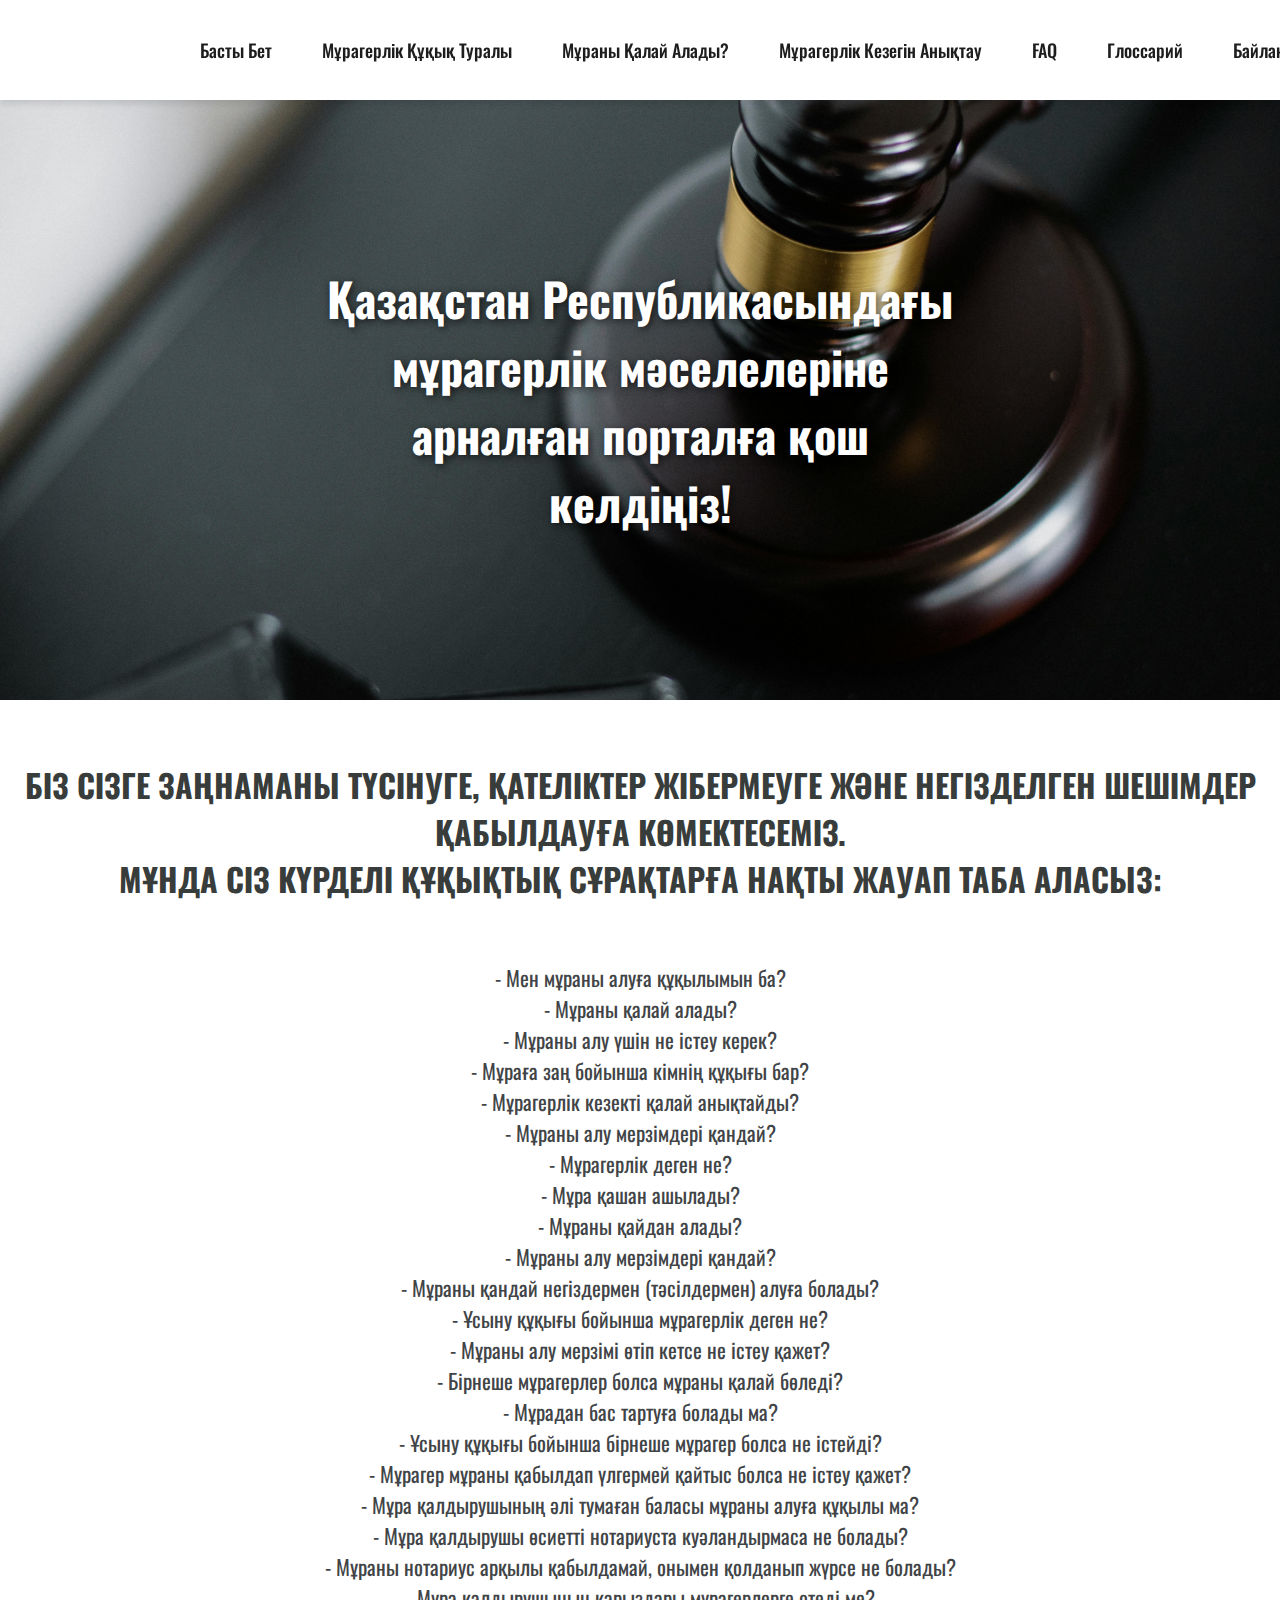
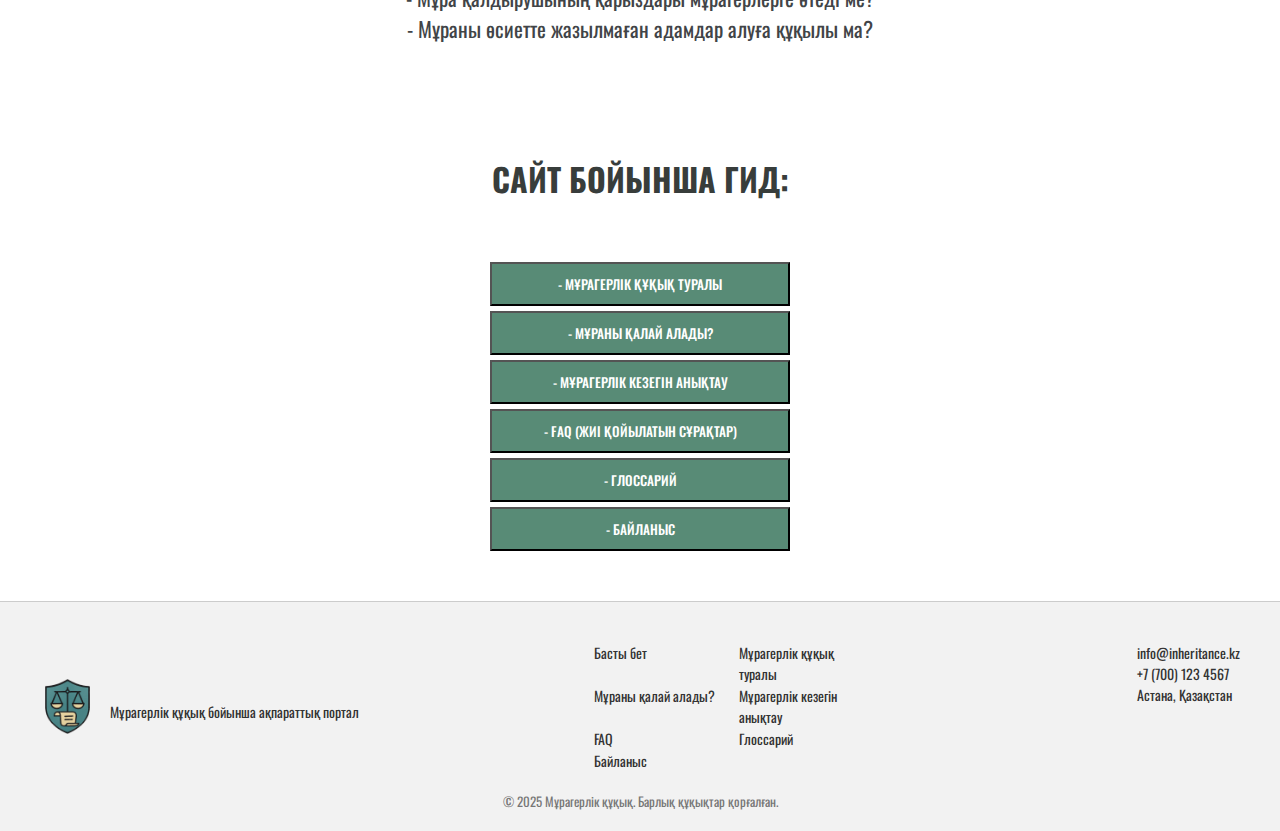
<file: index.html>
<!DOCTYPE html>
<html lang="en">
<head>
    <meta charset="UTF-8">
    <meta name="viewport" content="width=device-width, initial-scale=1.0">
    <link rel="stylesheet" href="style.css">
    <link rel="icon" href="images/logo.png" type="image/logo">
    <title>Мұрагерлік құқық | Басты бет </title>
</head>
<body>
    <header class="header">
        <div class="navbar">
            <a href="index.html"> <img src="images/logo.png" alt="logo"> </a>
            <ul>
                <li><a href="index.html">Басты&nbsp;бет</a></li>
                <li><a href="about.html">Мұрагерлік&nbsp;құқық&nbsp;туралы</a></li>
                <li><a href="howto.html">Мұраны&nbsp;қалай&nbsp;алады?</a></li>
                <li><a href="sequence.html">Мұрагерлік&nbsp;кезегін&nbsp;анықтау</a></li>
                <li><a href="faq.html">FAQ</a></li>
                <li><a href="glossary.html">Глоссарий</a></li>
                <li><a href="contact.html">Байланыс</a></li>
            </ul>
        </div>
        <div class="welcome-image-banner" style="margin-top: 100px;">
            <img src="images/backgorund.png" alt="Banner" class="banner-img" style="padding-left: 0;">
            <div class="banner-text">Қазақстан Республикасындағы мұрагерлік мәселелеріне арналған порталға қош келдіңіз!</div>
        </div>
        

        <div class="text">
            <h1>Біз сізге заңнаманы түсінуге, қателіктер жібермеуге және негізделген шешімдер қабылдауға көмектесеміз. <br> Мұнда сіз күрделі құқықтық сұрақтарға нақты жауап таба аласыз: <br> </h1>
<p>
    - <a href="about.html">Мен мұраны алуға құқылымын ба?</a><br>
    - <a href="howto.html">Мұраны қалай алады?</a><br>
    - <a href="howto.html">Мұраны алу үшін не істеу керек?</a><br>
    - <a href="sequence.html">Мұраға заң бойынша кімнің құқығы бар?</a><br>
    - <a href="sequence.html">Мұрагерлік кезекті қалай анықтайды?</a><br>
    - <a href="faq.html#q4">Мұраны алу мерзімдері қандай?</a><br>
    - <a href="about.html">Мұрагерлік деген не?</a><br>
    - <a href="about.html">Мұра қашан ашылады?</a><br>
    - <a href="about.html">Мұраны қайдан алады?</a><br>
    - <a href="about.html">Мұраны алу мерзімдері қандай?</a><br>
    - <a href="about.html">Мұраны қандай негіздермен (тәсілдермен) алуға болады?</a><br>
    - <a href="sequence.html#usynu">Ұсыну құқығы бойынша мұрагерлік деген не?</a><br>
    - <a href="faq.html#q1">Мұраны алу мерзімі өтіп кетсе не істеу қажет?</a><br>
    - <a href="faq.html#q2">Бірнеше мұрагерлер болса мұраны қалай бөледі?</a><br>
    - <a href="faq.html#q3">Мұрадан бас тартуға болады ма?</a><br>
    - <a href="faq.html#q4">Ұсыну құқығы бойынша бірнеше мұрагер болса не істейді?</a><br>
    - <a href="faq.html#q5">Мұрагер мұраны қабылдап үлгермей қайтыс болса не істеу қажет?</a><br>
    - <a href="faq.html#q6">Мұра қалдырушының әлі тумаған баласы мұраны алуға құқылы ма?</a><br>
    - <a href="faq.html#q7">Мұра қалдырушы өсиетті нотариуста куәландырмаса не болады?</a><br>
    - <a href="faq.html#q8">Мұраны нотариус арқылы қабылдамай, онымен қолданып жүрсе не болады?</a><br>
    - <a href="faq.html#q9">Мұра қалдырушының қарыздары мұрагерлерге өтеді ме?</a><br>
    - <a href="faq.html#q10">Мұраны өсиетте жазылмаған адамдар алуға құқылы ма?</a><br>
</p>

        </div>
        <div class="text">
            <h1>Сайт бойынша Гид:</h1>
            <div class="guide-buttons">
                <a href="about.html"><button>- Мұрагерлік құқық туралы</button></a>
                <a href="howto.html"><button>- Мұраны қалай алады?</button></a>
                <a href="sequence.html"><button>- Мұрагерлік кезегін анықтау</button></a>
                <a href="faq.html"><button>- FAQ (жиі қойылатын сұрақтар)</button></a>
                <a href="glossary.html"><button>- Глоссарий</button></a>
                <a href="contact.html"><button>- Байланыс</button></a>
            </div>
        </div>
    </header>
    <footer class="footer">
        <div class="footer-content">
            <div class="footer-logo">
                <img src="images/logo.png" alt="Site Logo">
                <p>Мұрагерлік құқық бойынша ақпараттық портал</p>
            </div>
            <div class="footer-links">
                <a href="index.html">Басты бет</a>
                <a href="about.html">Мұрагерлік құқық туралы</a>
                <a href="howto.html">Мұраны қалай алады?</a>
                <a href="sequence.html">Мұрагерлік кезегін анықтау</a>
                <a href="faq.html">FAQ</a>
                <a href="glossary.html">Глоссарий</a>
                <a href="contact.html">Байланыс</a>
            </div>
            <div class="footer-contact">
                <p><i class="fa-solid fa-envelope"></i> info@inheritance.kz</p>
                <p><i class="fa-solid fa-phone"></i> +7 (700) 123 4567</p>
                <p><i class="fa-solid fa-location-dot"></i> Астана, Қазақстан</p>
            </div>
        </div>
        <div class="footer-bottom">
            <p>© 2025 Мұрагерлік құқық. Барлық құқықтар қорғалған.</p>
        </div>
    </footer>
</body>
</html>
</file>
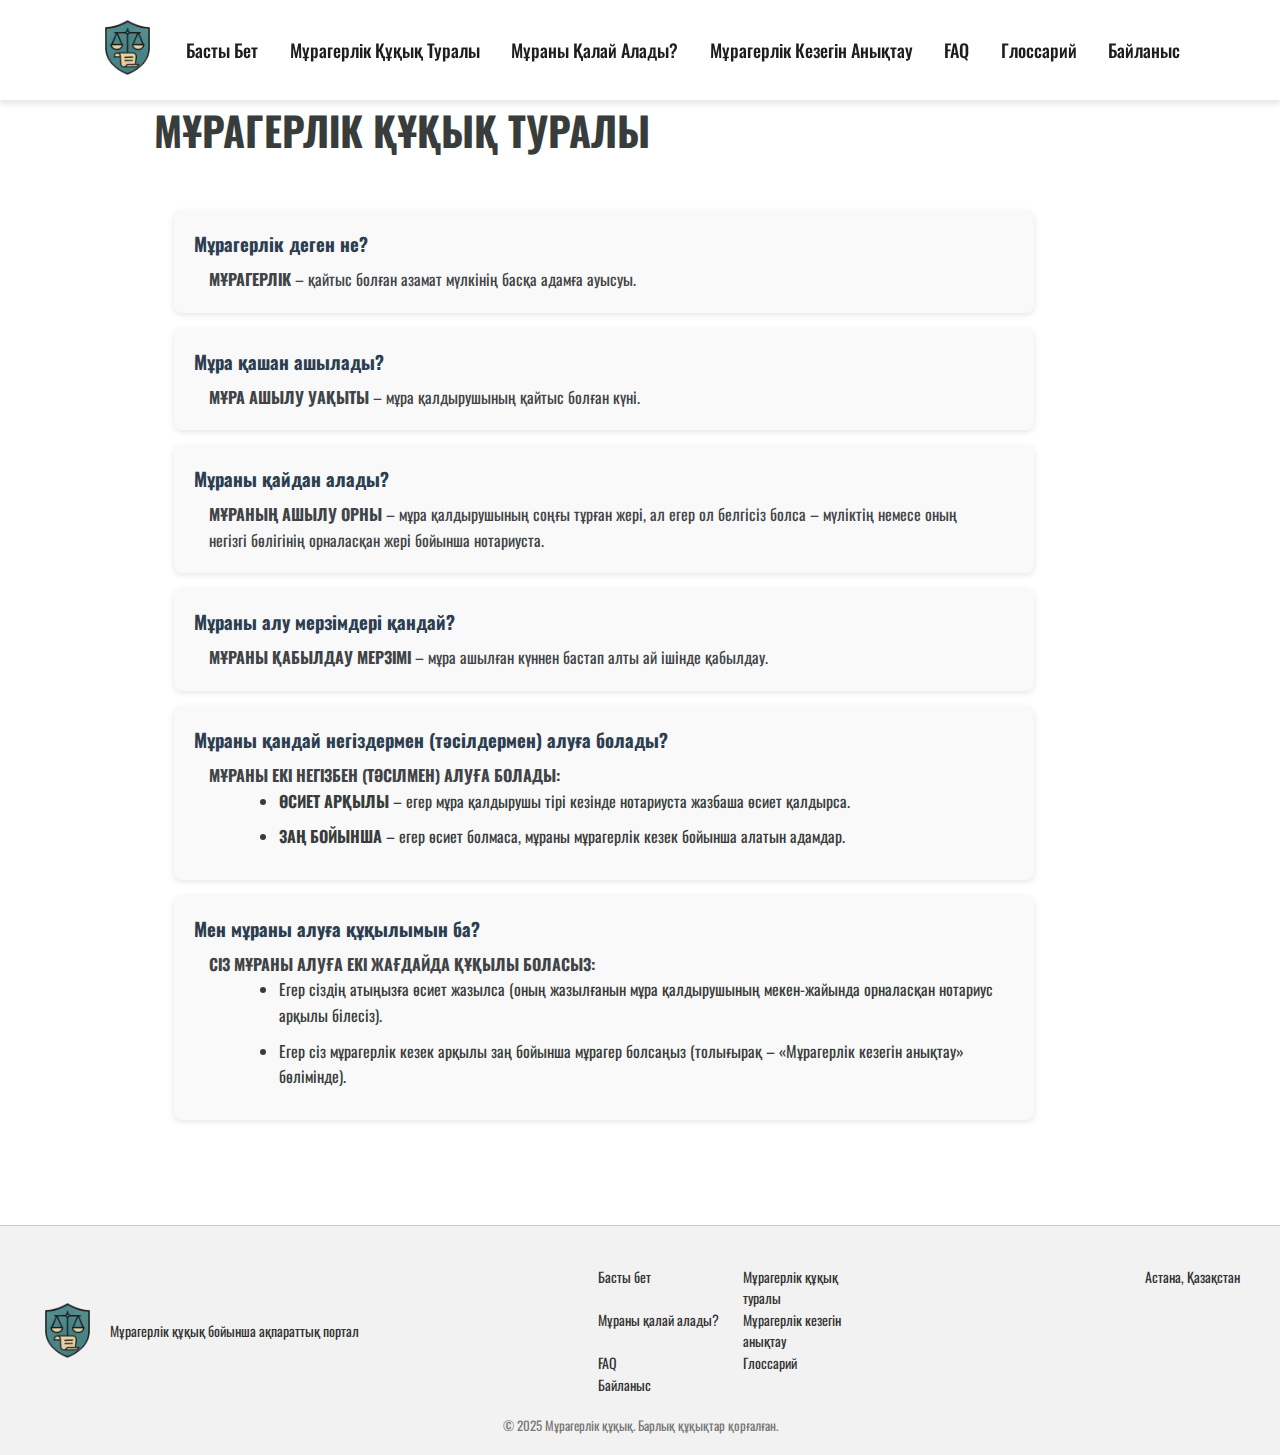
<file: about.html>
<!DOCTYPE html>
<html lang="en">
<head>
    <script src="script.js"></script>
    <meta charset="UTF-8">
    <meta name="viewport" content="width=device-width, initial-scale=1.0">
    <meta name="description" content="Қазақстан Республикасындағы мұрагерлік мәселелеріне арналған порталға қош келдіңіз! Біз сізге заңнаманы түсінуге, қателіктер жібермеуге және негізделген шешімдер қабылдауға көмектесеміз.">
    <link rel="stylesheet" href="stylee.css">
    <link rel="icon" href="images/logo.png" type="image/logo">
    <title>Мұрагерлік құқық туралы </title>
</head>
<body>
    <header class="header">
        <div class="navbar">
            <div class="logo">
                <a href="index.html"><img src="images/logo.png" alt="logo"></a>
            </div>
        
            <ul style="max-width: 1200px;">
                <li><a href="index.html">Басты&nbsp;бет</a></li>
                <li><a href="about.html">Мұрагерлік&nbsp;құқық&nbsp;туралы</a></li>
                <li><a href="howto.html">Мұраны&nbsp;қалай&nbsp;алады?</a></li>
                <li><a href="sequence.html">Мұрагерлік&nbsp;кезегін&nbsp;анықтау</a></li>
                <li><a href="faq.html">FAQ</a></li>
                <li><a href="glossary.html">Глоссарий</a></li>
                <li><a href="contact.html">Байланыс</a></li>
            </ul>
        
            <div class="hamburger" onclick="toggleSidebar()">&#9776;</div>
        
            <div id="mobile-sidebar" class="sidebar">
                <span class="close-btn" onclick="toggleSidebar()">&times;</span>
                <a href="index.html">Басты бет</a>
                <a href="about.html">Мұрагерлік құқық туралы</a>
                <a href="howto.html">Мұраны қалай алады?</a>
                <a href="sequence.html">Мұрагерлік кезегін анықтау</a>
                <a href="faq.html">FAQ</a>
                <a href="glossary.html">Глоссарий</a>
                <a href="contact.html">Байланыс</a>
            </div>
        </div>

            <div class="text">
                <h1>Мұрагерлік құқық туралы</h1>
                <section class="faq-section">
                <div class="faq-container">
                <div class="faq-item", id="q1">
                    <h3>Мұрагерлік деген не?</h3>
                    <p><b>Мұрагерлік</b> – қайтыс болған азамат мүлкінің басқа адамға ауысуы.</p>
                </div>
            
                <div class="faq-item", id="q2">
                    <h3>Мұра қашан ашылады?</h3>
                    <p><b>Мұра ашылу уақыты</b> – мұра қалдырушының қайтыс болған күні.</p>
                </div>
            
                <div class="faq-item", id="q3">
                    <h3>Мұраны қайдан алады?</h3>
                    <p><b>Мұраның ашылу орны</b> – мұра қалдырушының соңғы тұрған жерi, ал егер ол белгiсiз болса – мүлiктiң немесе оның негiзгi бөлiгiнiң орналасқан жерi бойынша нотариуста.</p>
                </div>
            
                <div class="faq-item", id="q4">
                    <h3>Мұраны алу мерзімдері қандай?</h3>
                    <p><b>Мұраны қабылдау мерзімі</b> – мұра ашылған күннен бастап алты ай ішінде қабылдау.</p>
                </div>
            
                <div class="faq-item", id="q5">
                    <h3>Мұраны қандай негіздермен (тәсілдермен) алуға болады?</h3>
                    <p><b>Мұраны екі негізбен (тәсілмен) алуға болады:</b></p>
                    <ul>
                        <li><b>Өсиет арқылы</b> – егер мұра қалдырушы тірі кезінде нотариуста жазбаша өсиет қалдырса.</li>
                        <li><b>Заң бойынша</b> – егер өсиет болмаса, мұраны мұрагерлік кезек бойынша алатын адамдар.</li>
                    </ul>
                </div>
            
                <div class="faq-item", id="q6">
                    <h3>Мен мұраны алуға құқылымын ба?</h3>
                    <p><b>Сіз мұраны алуға екі жағдайда құқылы боласыз:</b></p>
                    <ul>
                        <li>Егер сіздің атыңызға өсиет жазылса (оның жазылғанын мұра қалдырушының мекен-жайында орналасқан нотариус арқылы білесіз).</li>
                        <li>Егер сіз мұрагерлік кезек арқылы заң бойынша мұрагер болсаңыз (толығырақ – «Мұрагерлік кезегін анықтау» бөлімінде).</li>
                    </ul>
                </div>
                </div>
            </section>
             </div>
    </header>
    <footer class="footer">
        <div class="footer-content">
            <div class="footer-logo">
                <img src="images/logo.png" alt="Site Logo">
                <p>Мұрагерлік құқық бойынша ақпараттық портал</p>
            </div>
            <div class="footer-links">
                <a href="index.html">Басты бет</a>
                <a href="about.html">Мұрагерлік құқық туралы</a>
                <a href="howto.html">Мұраны қалай алады?</a>
                <a href="sequence.html">Мұрагерлік кезегін анықтау</a>
                <a href="faq.html">FAQ</a>
                <a href="glossary.html">Глоссарий</a>
                <a href="contact.html">Байланыс</a>
            </div>
            <div class="footer-contact">

                <p><i class="fa-solid fa-location-dot"></i> Астана, Қазақстан</p>
            </div>
        </div>
        <div class="footer-bottom">
            <p>© 2025 Мұрагерлік құқық. Барлық құқықтар қорғалған.</p>
        </div>
    </footer>
</body>
</html>
</file>
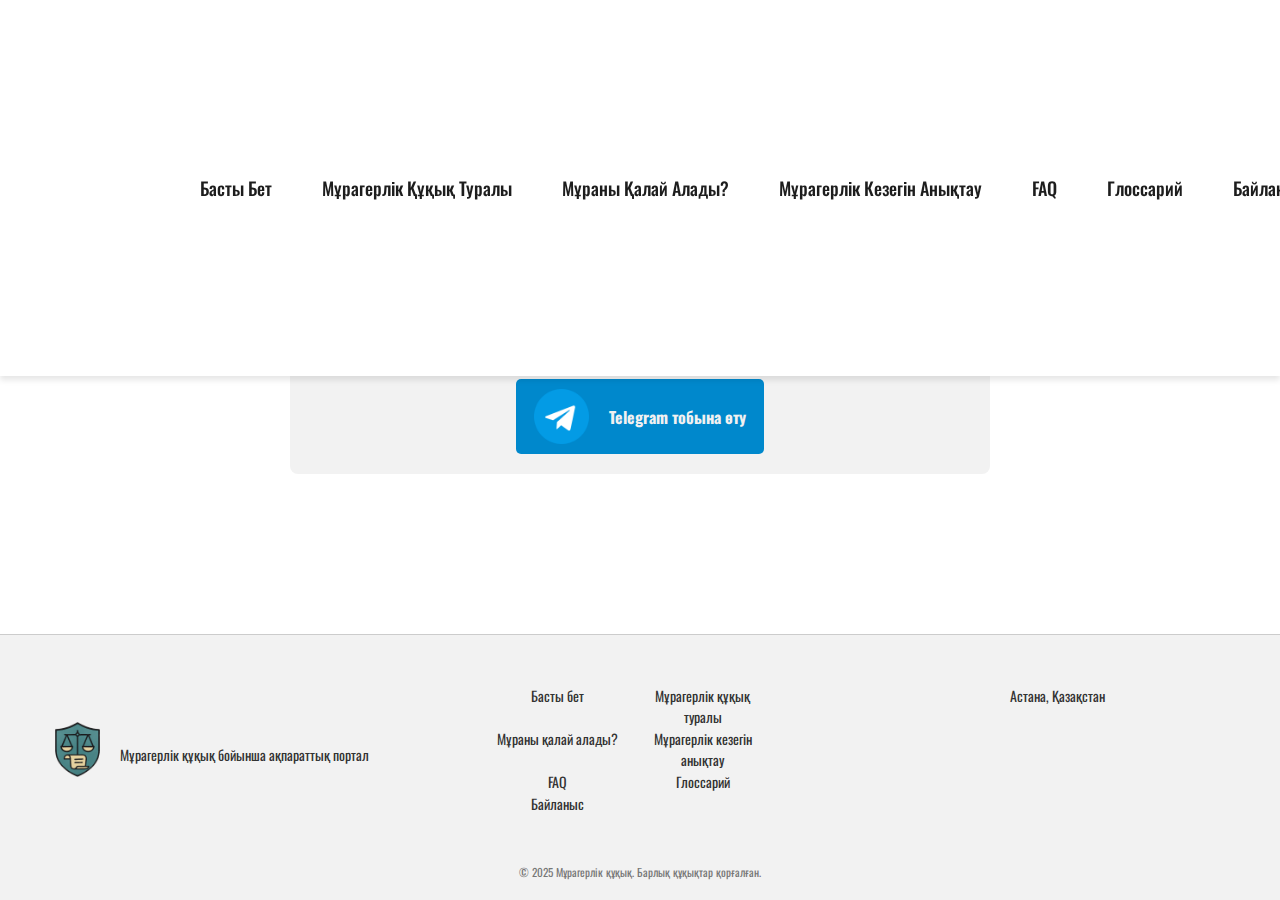
<file: contact.html>
<!DOCTYPE html>
<html lang="en">
<head>
    <script src="script.js"></script>
    <meta charset="UTF-8">
    <meta name="viewport" content="width=device-width, initial-scale=1.0">
    <meta name="description" content="Қазақстан Республикасындағы мұрагерлік мәселелеріне арналған порталға қош келдіңіз! Біз сізге заңнаманы түсінуге, қателіктер жібермеуге және негізделген шешімдер қабылдауға көмектесеміз.">
    <link rel="stylesheet" href="style.css">
    <link rel="icon" href="images/logo.png" type="image/logo">
    <title>Байланыс </title>
</head>
<body>
    <header class="header">
        <div class="navbar">
            <div class="logo">
                <a href="index.html"><img src="images/logo.png" alt="logo"></a>
            </div>
        
            <ul style="max-width: 1200px;">
                <li><a href="index.html">Басты&nbsp;бет</a></li>
                <li><a href="about.html">Мұрагерлік&nbsp;құқық&nbsp;туралы</a></li>
                <li><a href="howto.html">Мұраны&nbsp;қалай&nbsp;алады?</a></li>
                <li><a href="sequence.html">Мұрагерлік&nbsp;кезегін&nbsp;анықтау</a></li>
                <li><a href="faq.html">FAQ</a></li>
                <li><a href="glossary.html">Глоссарий</a></li>
                <li><a href="contact.html">Байланыс</a></li>
            </ul>
        
            <div class="hamburger" onclick="toggleSidebar()">&#9776;</div>
        
            <div id="mobile-sidebar" class="sidebar">
                <span class="close-btn" onclick="toggleSidebar()">&times;</span>
                <a href="index.html">Басты бет</a>
                <a href="about.html">Мұрагерлік құқық туралы</a>
                <a href="howto.html">Мұраны қалай алады?</a>
                <a href="sequence.html">Мұрагерлік кезегін анықтау</a>
                <a href="faq.html">FAQ</a>
                <a href="glossary.html">Глоссарий</a>
                <a href="contact.html">Байланыс</a>
            </div>
        </div>
        <div class="contact-section">
            <h2>Байланыс</h2>
            <p>Мұрагерлік құқықпен байланысты сұрақтар туындаған жағдайда төмендегі Telegram тобына өтіп, сұрақтарыңызды қойсаңыз болады:</p>
            <a href="https://t.me/+YvlYSqK-jQhiMzky" target="_blank" class="telegram-link" style="color: #f1f1f1;">
                <img src="images/Telegram.png" alt="Telegram icon" class="telegram-icon">
                Telegram тобына өту
            </a>
        </div>
        
    </header>
    <footer class="footer">
        <div class="footer-content">
            <div class="footer-logo">
                <img src="images/logo.png" alt="Site Logo">
                <p>Мұрагерлік құқық бойынша ақпараттық портал</p>
            </div>
            <div class="footer-links">
                <a href="index.html">Басты бет</a>
                <a href="about.html">Мұрагерлік құқық туралы</a>
                <a href="howto.html">Мұраны қалай алады?</a>
                <a href="sequence.html">Мұрагерлік кезегін анықтау</a>
                <a href="faq.html">FAQ</a>
                <a href="glossary.html">Глоссарий</a>
                <a href="contact.html">Байланыс</a>
            </div>
            <div class="footer-contact">
                <p><i class="fa-solid fa-location-dot"></i> Астана, Қазақстан</p>
            </div>
        </div>
        <div class="footer-bottom">
            <p>© 2025 Мұрагерлік құқық. Барлық құқықтар қорғалған.</p>
        </div>
    </footer>
    <style>
html, body {
    height: 100%;
    margin: 0;
    padding: 0;
}


body {
    display: flex;
    flex-direction: column;
}


header {
    flex-grow: 1;
}

footer {
    background-color: #f1f1f1;
    padding: 20px 0;
    text-align: center;
    margin-top: auto; 
}

.footer-content {
    display: flex;
    justify-content: space-between;
    padding: 10px;
}

.footer-logo, .footer-links, .footer-contact {
    width: 30%;
}

.footer-bottom {
    font-size: 0.8em;
    margin-top: 20px;
}

    </style>
</body>
</html>
</file>
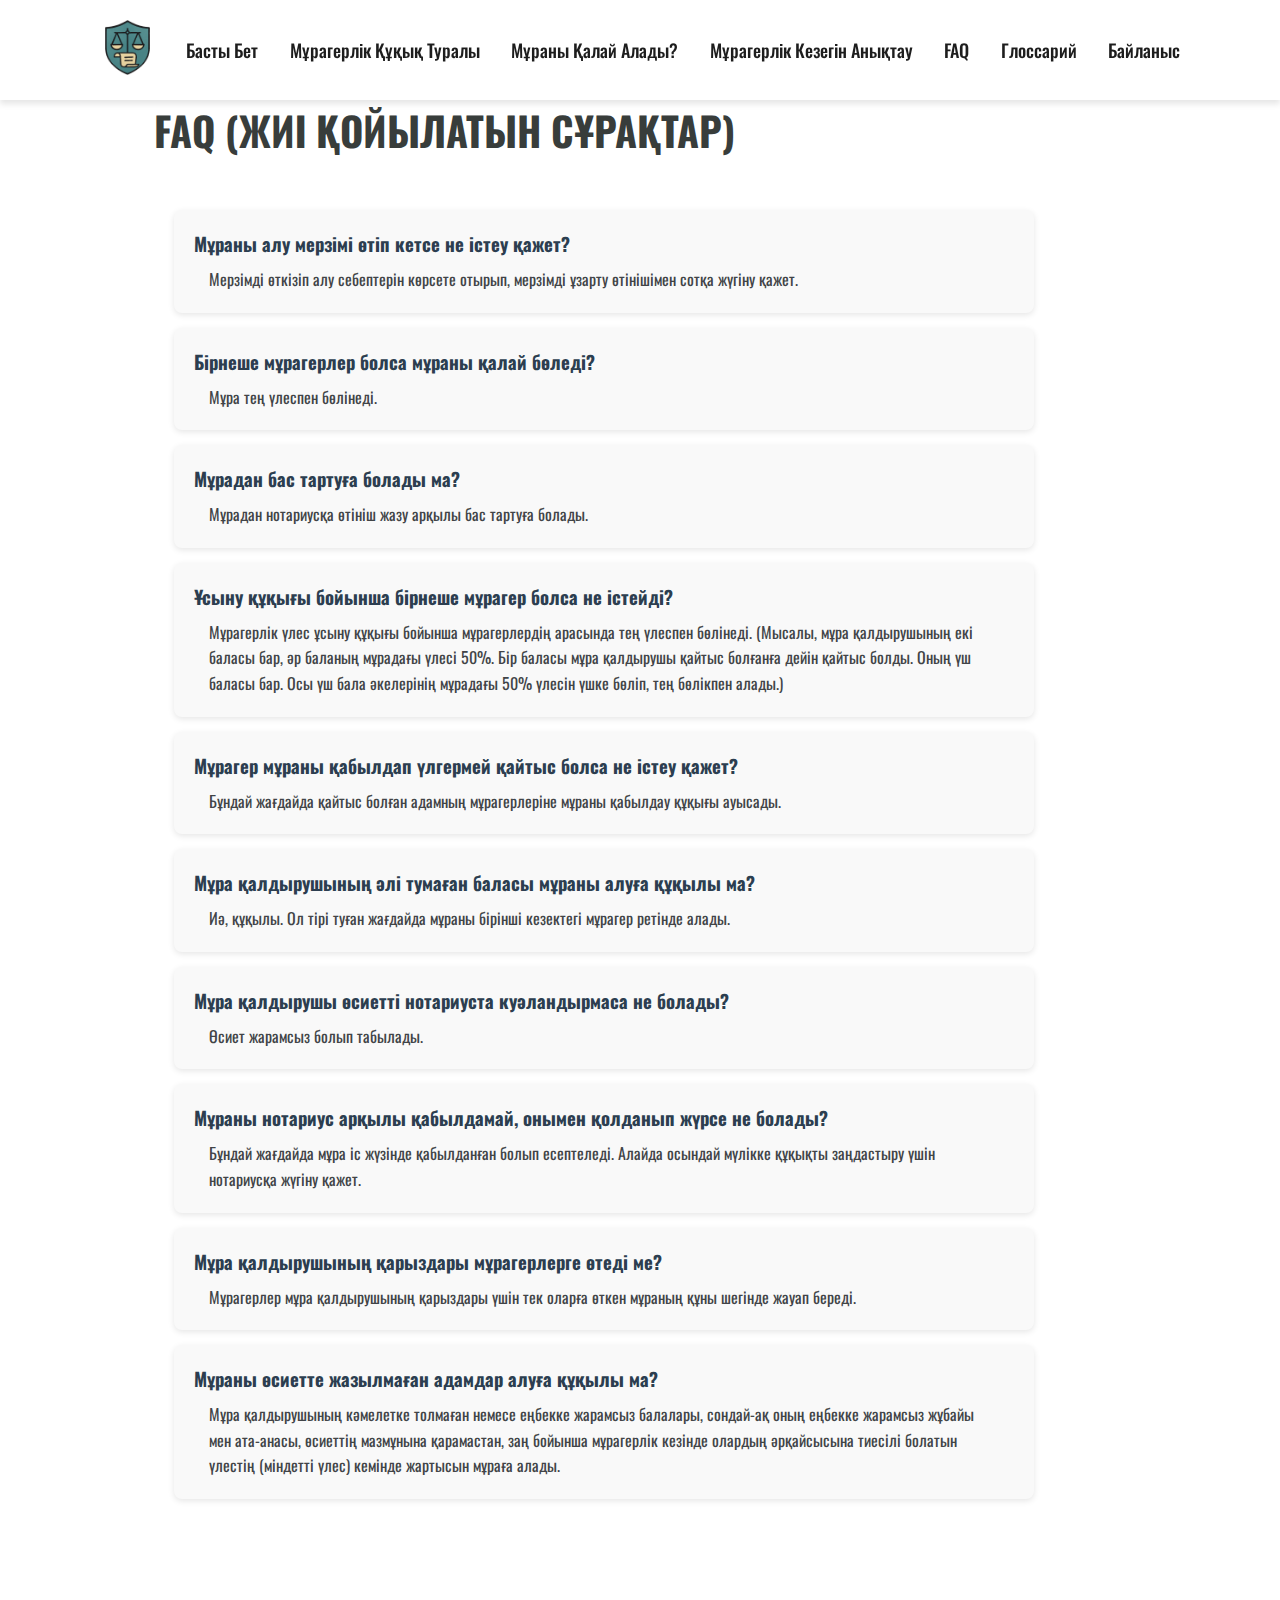
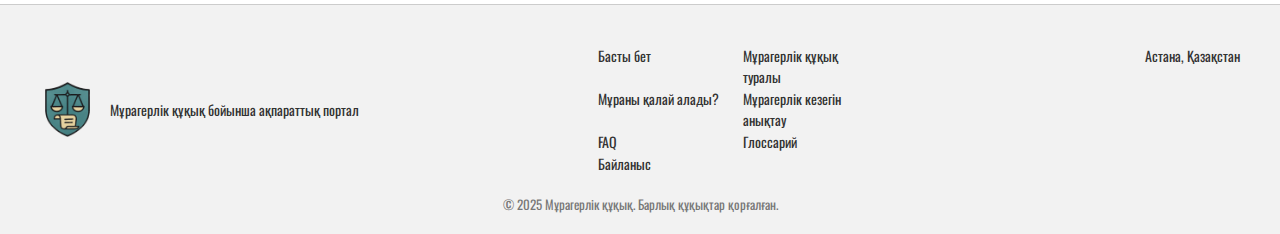
<file: faq.html>
<!DOCTYPE html>
<html lang="en">
<head>
    <script src="script.js"></script>
    <meta charset="UTF-8">
    <meta name="viewport" content="width=device-width, initial-scale=1.0">
    <meta name="description" content="Қазақстан Республикасындағы мұрагерлік мәселелеріне арналған порталға қош келдіңіз! Біз сізге заңнаманы түсінуге, қателіктер жібермеуге және негізделген шешімдер қабылдауға көмектесеміз.">
    <link rel="stylesheet" href="stylee.css">
    <link rel="icon" href="images/logo.png" type="image/logo">
    <title>FAQ </title>
</head>
<body>
    <header class="header">
        <div class="navbar">
            <div class="logo">
                <a href="index.html"><img src="images/logo.png" alt="logo"></a>
            </div>
        
            <ul style="max-width: 1200px;">
                <li><a href="index.html">Басты&nbsp;бет</a></li>
                <li><a href="about.html">Мұрагерлік&nbsp;құқық&nbsp;туралы</a></li>
                <li><a href="howto.html">Мұраны&nbsp;қалай&nbsp;алады?</a></li>
                <li><a href="sequence.html">Мұрагерлік&nbsp;кезегін&nbsp;анықтау</a></li>
                <li><a href="faq.html">FAQ</a></li>
                <li><a href="glossary.html">Глоссарий</a></li>
                <li><a href="contact.html">Байланыс</a></li>
            </ul>
        
            <div class="hamburger" onclick="toggleSidebar()">&#9776;</div>
        
            <div id="mobile-sidebar" class="sidebar">
                <span class="close-btn" onclick="toggleSidebar()">&times;</span>
                <a href="index.html">Басты бет</a>
                <a href="about.html">Мұрагерлік құқық туралы</a>
                <a href="howto.html">Мұраны қалай алады?</a>
                <a href="sequence.html">Мұрагерлік кезегін анықтау</a>
                <a href="faq.html">FAQ</a>
                <a href="glossary.html">Глоссарий</a>
                <a href="contact.html">Байланыс</a>
            </div>
        </div>

        <div class="text">
            <h1>FAQ (Жиі қойылатын сұрақтар) </h1>
            <section class="faq-section">
                <div class="faq-container">
                    <div class="faq-item", id="q1">
                        <h3>Мұраны алу мерзімі өтіп кетсе не істеу қажет?</h3>
                        <p>Мерзімді өткізіп алу себептерін көрсете отырып, мерзімді ұзарту өтінішімен сотқа жүгіну қажет.</p>
                    </div>
                    <div class="faq-item", id="q2">
                        <h3>Бірнеше мұрагерлер болса мұраны қалай бөледі?</h3>
                        <p>Мұра тең үлеспен бөлінеді.</p>
                    </div>
                    <div class="faq-item", id="q3">
                        <h3>Мұрадан бас тартуға болады ма?</h3>
                        <p>Мұрадан нотариусқа өтініш жазу арқылы бас тартуға болады.</p>
                    </div>
                    <div class="faq-item", id="q4">
                        <h3>Ұсыну құқығы бойынша бірнеше мұрагер болса не істейді?</h3>
                        <p>Мұрагерлік үлес ұсыну құқығы бойынша мұрагерлердің арасында тең үлеспен бөлінеді. (Мысалы, мұра қалдырушының екі баласы бар, әр баланың мұрадағы үлесі 50%. Бір баласы мұра қалдырушы қайтыс болғанға дейін қайтыс болды. Оның үш баласы бар. Осы үш бала әкелерінің мұрадағы 50% үлесін үшке бөліп, тең бөлікпен алады.)</p>
                    </div>
                    <div class="faq-item", id="q5">
                        <h3>Мұрагер мұраны қабылдап үлгермей қайтыс болса не істеу қажет?</h3>
                        <p>Бұндай жағдайда қайтыс болған адамның мұрагерлеріне мұраны қабылдау құқығы ауысады.</p>
                    </div>
                    <div class="faq-item", id="q6">
                        <h3>Мұра қалдырушының әлі тумаған баласы мұраны алуға құқылы ма?</h3>
                        <p>Иә, құқылы. Ол тірі туған жағдайда мұраны бірінші кезектегі мұрагер ретінде алады.</p>
                    </div>
                    <div class="faq-item", id="q7">
                        <h3>Мұра қалдырушы өсиетті нотариуста куәландырмаса не болады?</h3>
                        <p>Өсиет жарамсыз болып табылады.</p>
                    </div>
                    <div class="faq-item", id="q8">
                        <h3>Мұраны нотариус арқылы қабылдамай, онымен қолданып жүрсе не болады?</h3>
                        <p>Бұндай жағдайда мұра іс жүзінде қабылданған болып есептеледі. Алайда осындай мүлікке құқықты заңдастыру үшін нотариусқа жүгіну қажет.</p>
                    </div>
                    <div class="faq-item", id="q9">
                        <h3>Мұра қалдырушының қарыздары мұрагерлерге өтеді ме?</h3>
                        <p>Мұрагерлер мұра қалдырушының қарыздары үшін тек оларға өткен мұраның құны шегінде жауап береді.</p>
                    </div>
                    <div class="faq-item", id="q10">
                        <h3>Мұраны өсиетте жазылмаған адамдар алуға құқылы ма?</h3>
                        <p>Мұра қалдырушының кәмелетке толмаған немесе еңбекке жарамсыз балалары, сондай-ақ оның еңбекке жарамсыз жұбайы мен ата-анасы, өсиеттiң мазмұнына қарамастан, заң бойынша мұрагерлiк кезiнде олардың әрқайсысына тиесiлi болатын үлестiң (мiндеттi үлес) кемінде жартысын мұраға алады.</p>
                    </div>
                </div>
            </section>
            
        </div>
    </header>
    <footer class="footer">
        <div class="footer-content">
            <div class="footer-logo">
                <img src="images/logo.png" alt="Site Logo">
                <p>Мұрагерлік құқық бойынша ақпараттық портал</p>
            </div>
            <div class="footer-links">
                <a href="index.html">Басты бет</a>
                <a href="about.html">Мұрагерлік құқық туралы</a>
                <a href="howto.html">Мұраны қалай алады?</a>
                <a href="sequence.html">Мұрагерлік кезегін анықтау</a>
                <a href="faq.html">FAQ</a>
                <a href="glossary.html">Глоссарий</a>
                <a href="contact.html">Байланыс</a>
            </div>
            <div class="footer-contact">
                <p><i class="fa-solid fa-location-dot"></i> Астана, Қазақстан</p>
            </div>
        </div>
        <div class="footer-bottom">
            <p>© 2025 Мұрагерлік құқық. Барлық құқықтар қорғалған.</p>
        </div>
    </footer>
</body>
</html>
</file>
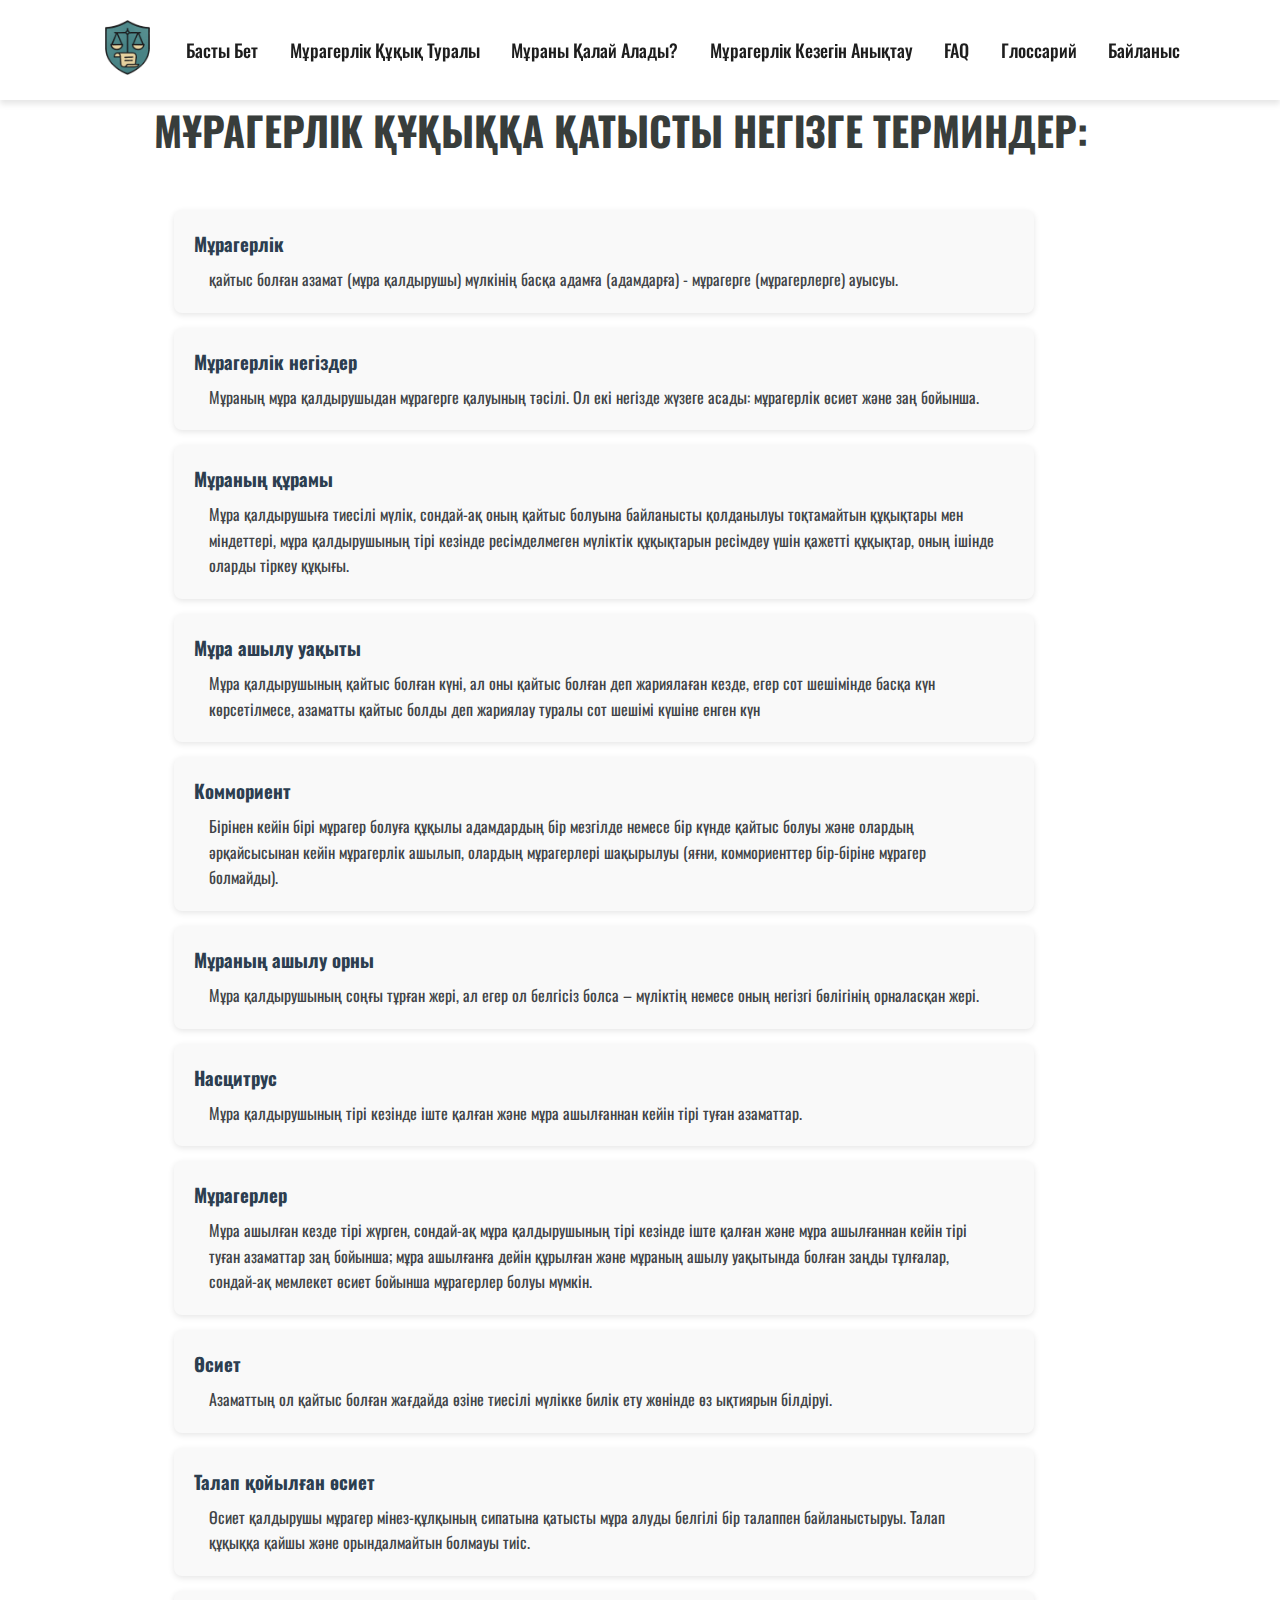
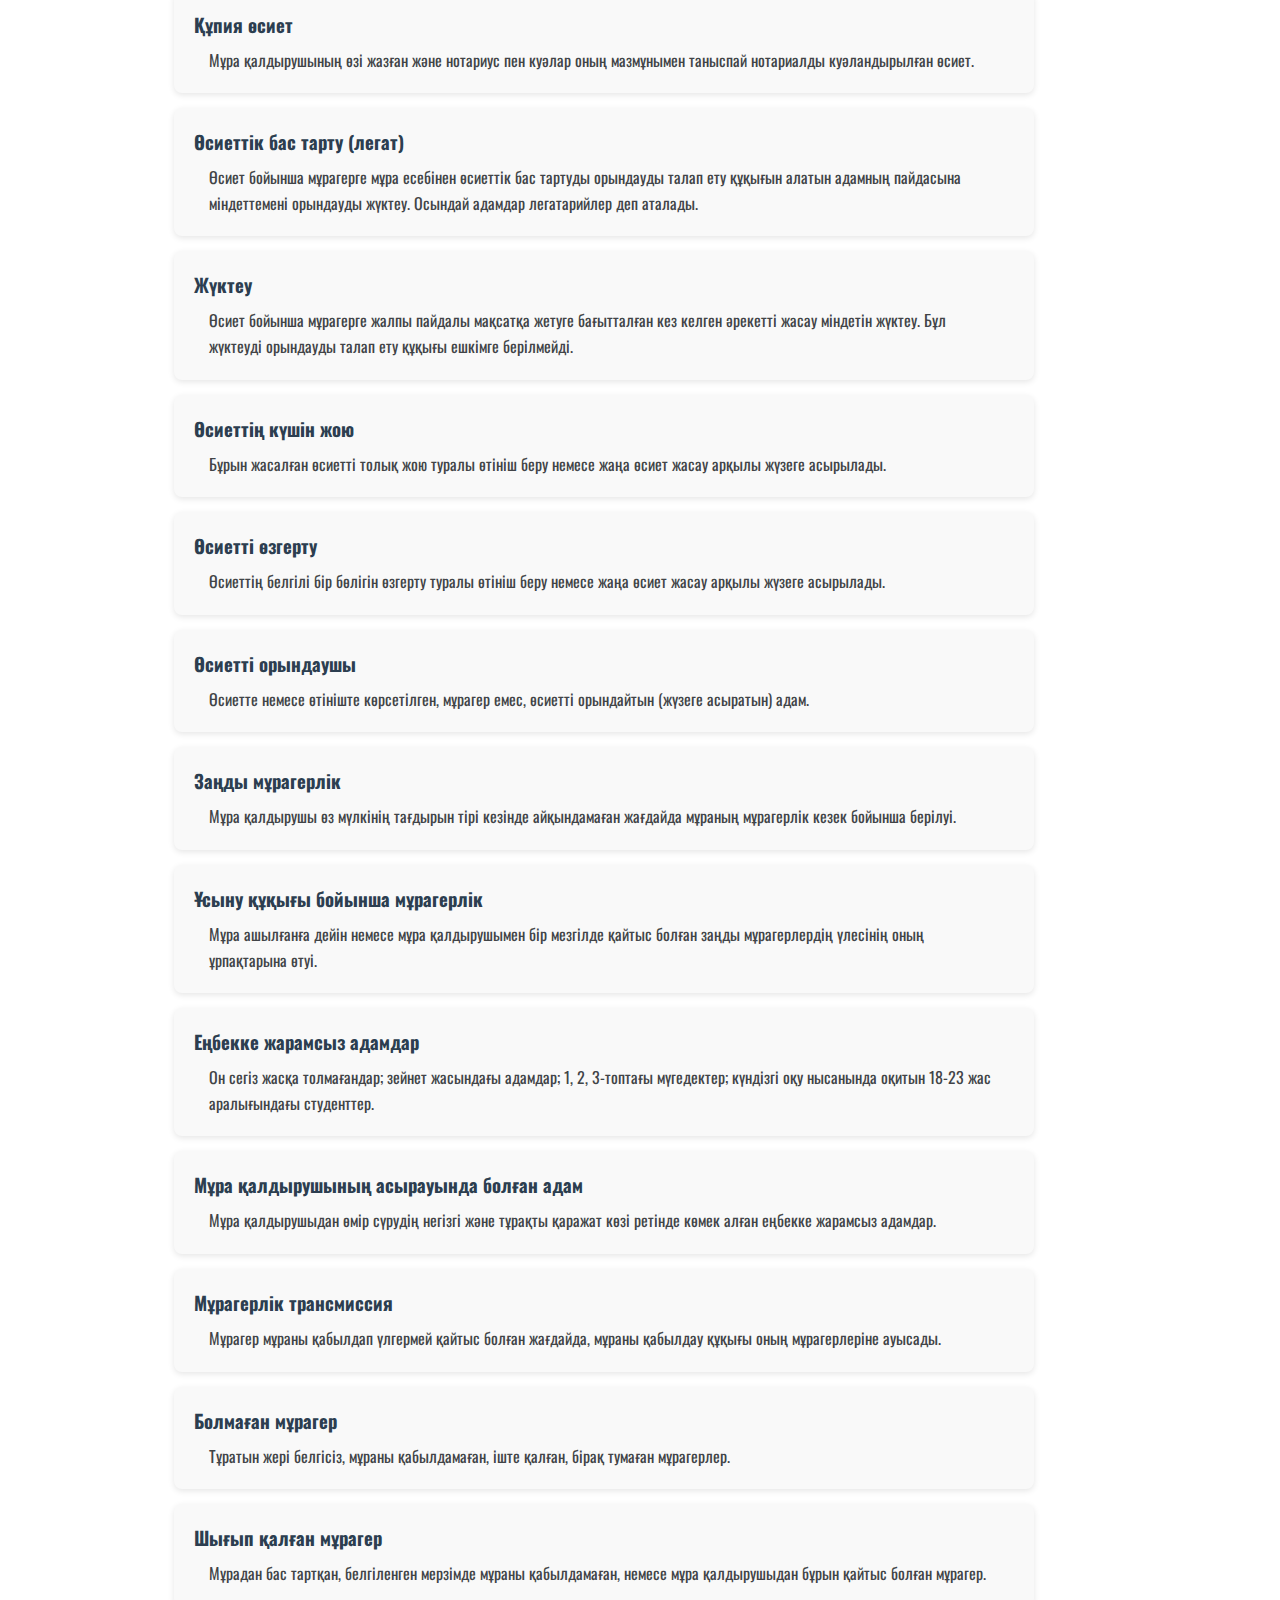
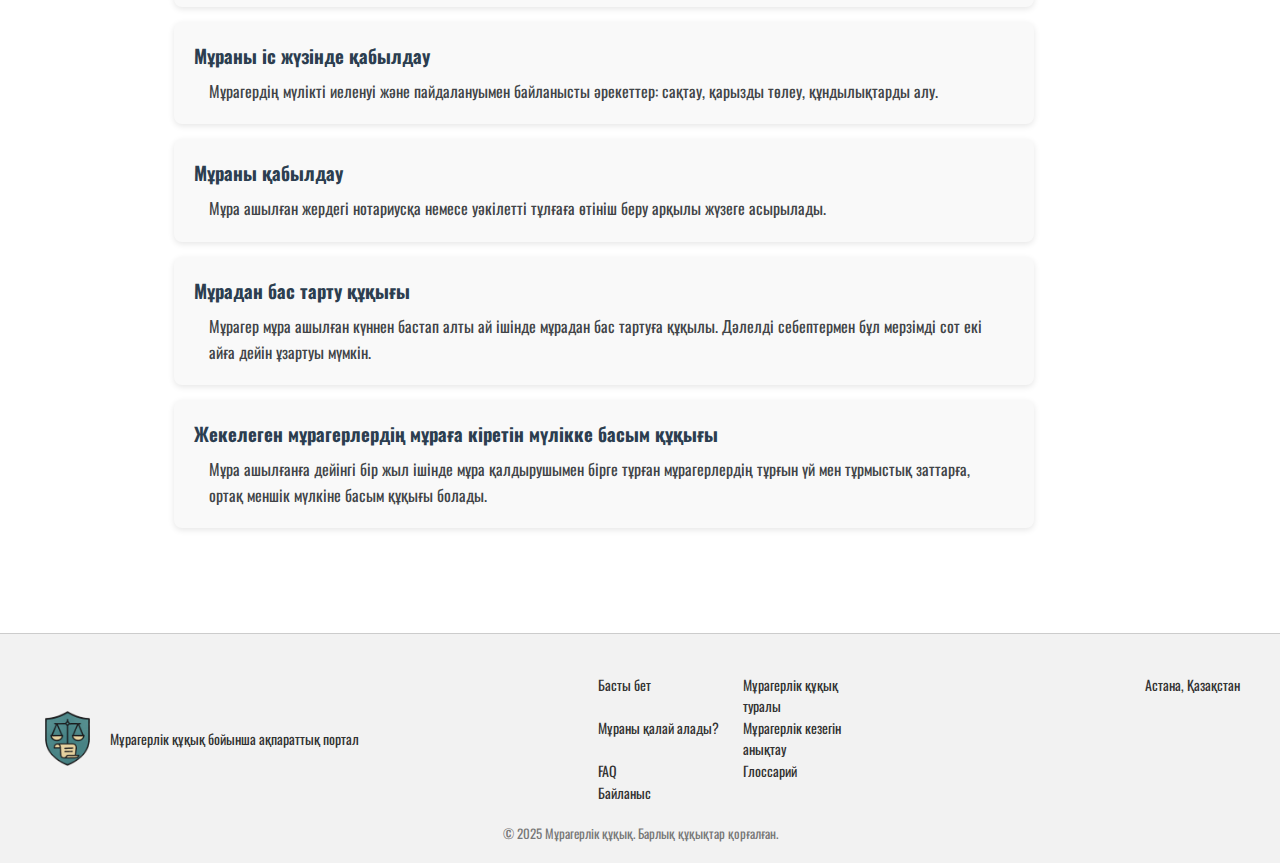
<file: glossary.html>
<!DOCTYPE html>
<html lang="en">
<head>
    <script src="script.js"></script>
    <meta charset="UTF-8">
    <meta name="viewport" content="width=device-width, initial-scale=1.0">
    <meta name="description" content="Қазақстан Республикасындағы мұрагерлік мәселелеріне арналған порталға қош келдіңіз! Біз сізге заңнаманы түсінуге, қателіктер жібермеуге және негізделген шешімдер қабылдауға көмектесеміз.">
    <link rel="stylesheet" href="stylee.css">
    <link rel="icon" href="images/logo.png" type="image/logo">
    <title>Глоссарий </title>
</head>
<body>
    <header class="header">
        <div class="navbar">
            <div class="logo">
                <a href="index.html"><img src="images/logo.png" alt="logo"></a>
            </div>
        
            <ul style="max-width: 1200px;">
                <li><a href="index.html">Басты&nbsp;бет</a></li>
                <li><a href="about.html">Мұрагерлік&nbsp;құқық&nbsp;туралы</a></li>
                <li><a href="howto.html">Мұраны&nbsp;қалай&nbsp;алады?</a></li>
                <li><a href="sequence.html">Мұрагерлік&nbsp;кезегін&nbsp;анықтау</a></li>
                <li><a href="faq.html">FAQ</a></li>
                <li><a href="glossary.html">Глоссарий</a></li>
                <li><a href="contact.html">Байланыс</a></li>
            </ul>
        
            <div class="hamburger" onclick="toggleSidebar()">&#9776;</div>
        
            <div id="mobile-sidebar" class="sidebar">
                <span class="close-btn" onclick="toggleSidebar()">&times;</span>
                <a href="index.html">Басты бет</a>
                <a href="about.html">Мұрагерлік құқық туралы</a>
                <a href="howto.html">Мұраны қалай алады?</a>
                <a href="sequence.html">Мұрагерлік кезегін анықтау</a>
                <a href="faq.html">FAQ</a>
                <a href="glossary.html">Глоссарий</a>
                <a href="contact.html">Байланыс</a>
            </div>
        </div>

        <div class="text">
            <h1>Мұрагерлік құқыққа қатысты негізге терминдер:</h1>
            <section class="faq-section">
                <div class="faq-container">
                    <div class="faq-item">
                        <h3>Мұрагерлік</h3>
                        <p>қайтыс болған азамат (мұра қалдырушы) мүлкiнiң басқа адамға (адамдарға) - мұрагерге (мұрагерлерге) ауысуы.</p>
                    </div>
                    <div class="faq-item">
                        <h3>Мұрагерлік негіздер</h3>
                        <p>Мұраның мұра қалдырушыдан мұрагерге қалуының тәсілі. Ол екі негізде жүзеге асады: мұрагерлік өсиет және заң бойынша.</p>
                    </div>
                    <div class="faq-item">
                        <h3>Мұраның құрамы</h3>
                        <p>Мұра қалдырушыға тиесiлi мүлiк, сондай-ақ оның қайтыс болуына байланысты қолданылуы тоқтамайтын құқықтары мен мiндеттерi, мұра қалдырушының тірі кезінде ресімделмеген мүліктік құқықтарын ресімдеу үшін қажетті құқықтар, оның ішінде оларды тіркеу құқығы.</p>
                    </div>
                    <div class="faq-item">
                        <h3>Мұра ашылу уақыты</h3>
                        <p>Мұра қалдырушының қайтыс болған күнi, ал оны қайтыс болған деп жариялаған кезде, егер сот шешімінде басқа күн көрсетiлмесе, азаматты қайтыс болды деп жариялау туралы сот шешiмi күшiне енген күн</p>
                    </div>
                    <div class="faq-item">
                        <h3>Коммориент</h3>
                        <p>Бірінен кейін бірі мұрагер болуға құқылы адамдардың бір мезгілде немесе бір күнде қайтыс болуы және олардың әрқайсысынан кейін мұрагерлік ашылып, олардың мұрагерлері шақырылуы (яғни, коммориенттер бір-біріне мұрагер болмайды).</p>
                    </div>
                    <div class="faq-item">
                        <h3>Мұраның ашылу орны</h3>
                        <p>Мұра қалдырушының соңғы тұрған жерi, ал егер ол белгiсiз болса – мүлiктiң немесе оның негiзгi бөлiгiнiң орналасқан жерi.</p>
                    </div>
                    <div class="faq-item">
                        <h3>Насцитрус</h3>
                        <p>Мұра қалдырушының тiрi кезiнде iште қалған және мұра ашылғаннан кейiн тiрi туған азаматтар.</p>
                    </div>
                    <div class="faq-item">
                        <h3>Мұрагерлер</h3>
                        <p>Мұра ашылған кезде тiрi жүрген, сондай-ақ мұра қалдырушының тiрi кезiнде iште қалған және мұра ашылғаннан кейiн тiрi туған азаматтар заң бойынша; мұра ашылғанға дейiн құрылған және мұраның ашылу уақытында болған заңды тұлғалар, сондай-ақ мемлекет өсиет бойынша мұрагерлер болуы мүмкiн.</p>
                    </div>
                    <div class="faq-item">
                        <h3>Өсиет</h3>
                        <p>Азаматтың ол қайтыс болған жағдайда өзiне тиесiлi мүлiкке билiк ету жөнiнде өз ықтиярын бiлдiруi.</p>
                    </div>
                    <div class="faq-item">
                        <h3>Талап қойылған өсиет</h3>
                        <p>Өсиет қалдырушы мұрагер мiнез-құлқының сипатына қатысты мұра алуды белгiлi бiр талаппен байланыстыруы. Талап құқыққа қайшы және орындалмайтын болмауы тиіс.</p>
                    </div>
                    <div class="faq-item">
                        <h3>Құпия өсиет</h3>
                        <p>Мұра қалдырушының өзі жазған және нотариус пен куәлар оның мазмұнымен таныспай нотариалды куәландырылған өсиет.</p>
                    </div>
                    <div class="faq-item">
                        <h3>Өсиеттік бас тарту (легат)</h3>
                        <p>Өсиет бойынша мұрагерге мұра есебiнен өсиеттiк бас тартуды орындауды талап ету құқығын алатын адамның пайдасына мiндеттеменi орындауды жүктеу. Осындай адамдар легатарийлер деп аталады.</p>
                    </div>
                    <div class="faq-item">
                        <h3>Жүктеу</h3>
                        <p>Өсиет бойынша мұрагерге жалпы пайдалы мақсатқа жетуге бағытталған кез келген әрекетті жасау міндетін жүктеу. Бұл жүктеуді орындауды талап ету құқығы ешкімге берілмейді.</p>
                    </div>
                    <div class="faq-item">
                        <h3>Өсиеттің күшін жою</h3>
                        <p>Бұрын жасалған өсиетті толық жою туралы өтiнiш беру немесе жаңа өсиет жасау арқылы жүзеге асырылады.</p>
                    </div>
                    <div class="faq-item">
                        <h3>Өсиетті өзгерту</h3>
                        <p>Өсиеттің белгілі бір бөлігін өзгерту туралы өтiнiш беру немесе жаңа өсиет жасау арқылы жүзеге асырылады.</p>
                    </div>
                    <div class="faq-item">
                        <h3>Өсиетті орындаушы</h3>
                        <p>Өсиетте немесе өтініште көрсетілген, мұрагер емес, өсиетті орындайтын (жүзеге асыратын) адам.</p>
                    </div>
                    <div class="faq-item">
                        <h3>Заңды мұрагерлік</h3>
                        <p>Мұра қалдырушы өз мүлкінің тағдырын тірі кезінде айқындамаған жағдайда мұраның мұрагерлік кезек бойынша берілуі.</p>
                    </div>
                    <div class="faq-item">
                        <h3>Ұсыну құқығы бойынша мұрагерлік</h3>
                        <p>Мұра ашылғанға дейін немесе мұра қалдырушымен бір мезгілде қайтыс болған заңды мұрагерлердің үлесінің оның ұрпақтарына өтуі.</p>
                    </div>
                    <div class="faq-item">
                        <h3>Еңбекке жарамсыз адамдар</h3>
                        <p>Он сегіз жасқа толмағандар; зейнет жасындағы адамдар; 1, 2, 3-топтағы мүгедектер; күндізгі оқу нысанында оқитын 18-23 жас аралығындағы студенттер.</p>
                    </div>
                    <div class="faq-item">
                        <h3>Мұра қалдырушының асырауында болған адам</h3>
                        <p>Мұра қалдырушыдан өмір сүрудің негізгі және тұрақты қаражат көзі ретінде көмек алған еңбекке жарамсыз адамдар.</p>
                    </div>
                    <div class="faq-item">
                        <h3>Мұрагерлік трансмиссия</h3>
                        <p>Мұрагер мұраны қабылдап үлгермей қайтыс болған жағдайда, мұраны қабылдау құқығы оның мұрагерлеріне ауысады.</p>
                    </div>
                    <div class="faq-item">
                        <h3>Болмаған мұрагер</h3>
                        <p>Тұратын жері белгісіз, мұраны қабылдамаған, іште қалған, бірақ тумаған мұрагерлер.</p>
                    </div>
                    <div class="faq-item">
                        <h3>Шығып қалған мұрагер</h3>
                        <p>Мұрадан бас тартқан, белгіленген мерзімде мұраны қабылдамаған, немесе мұра қалдырушыдан бұрын қайтыс болған мұрагер.</p>
                    </div>
                    <div class="faq-item">
                        <h3>Мұраны іс жүзінде қабылдау</h3>
                        <p>Мұрагердің мүлікті иеленуі және пайдалануымен байланысты әрекеттер: сақтау, қарызды төлеу, құндылықтарды алу.</p>
                    </div>
                    <div class="faq-item">
                        <h3>Мұраны қабылдау</h3>
                        <p>Мұра ашылған жердегі нотариусқа немесе уәкілетті тұлғаға өтiнiш беру арқылы жүзеге асырылады.</p>
                    </div>
                    <div class="faq-item">
                        <h3>Мұрадан бас тарту құқығы</h3>
                        <p>Мұрагер мұра ашылған күннен бастап алты ай ішінде мұрадан бас тартуға құқылы. Дәлелді себептермен бұл мерзімді сот екі айға дейін ұзартуы мүмкін.</p>
                    </div>
                    <div class="faq-item">
                        <h3>Жекелеген мұрагерлердің мұраға кіретін мүлікке басым құқығы</h3>
                        <p>Мұра ашылғанға дейінгі бір жыл ішінде мұра қалдырушымен бірге тұрған мұрагерлердің тұрғын үй мен тұрмыстық заттарға, ортақ меншік мүлкіне басым құқығы болады.</p>
                    </div>
                </div>
            </section>
            
        </div>
    </header>
    <footer class="footer">
        <div class="footer-content">
            <div class="footer-logo">
                <img src="images/logo.png" alt="Site Logo">
                <p>Мұрагерлік құқық бойынша ақпараттық портал</p>
            </div>
            <div class="footer-links">
                <a href="index.html">Басты бет</a>
                <a href="about.html">Мұрагерлік құқық туралы</a>
                <a href="howto.html">Мұраны қалай алады?</a>
                <a href="sequence.html">Мұрагерлік кезегін анықтау</a>
                <a href="faq.html">FAQ</a>
                <a href="glossary.html">Глоссарий</a>
                <a href="contact.html">Байланыс</a>
            </div>
            <div class="footer-contact">
                <p><i class="fa-solid fa-location-dot"></i> Астана, Қазақстан</p>
            </div>
        </div>
        <div class="footer-bottom">
            <p>© 2025 Мұрагерлік құқық. Барлық құқықтар қорғалған.</p>
        </div>
    </footer>
</body>
</html>
</file>
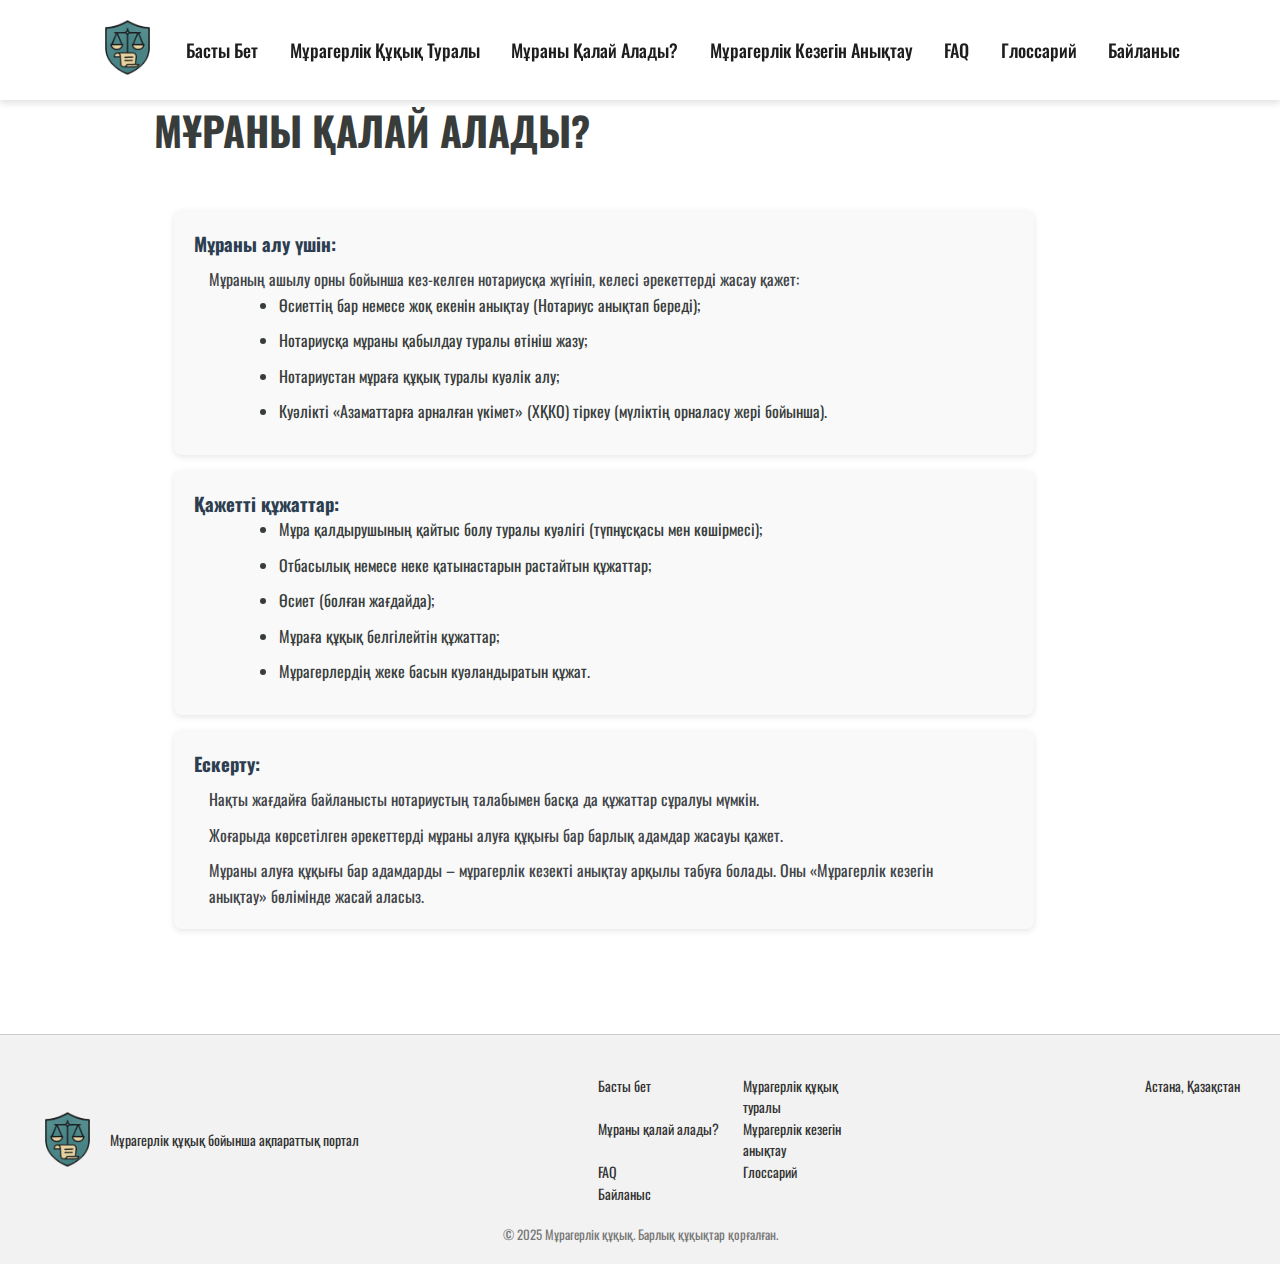
<file: howto.html>
<!DOCTYPE html>
<html lang="en">
<head>
    <script src="script.js"></script>
    <meta charset="UTF-8">
    <meta name="viewport" content="width=device-width, initial-scale=1.0">
    <meta name="description" content="Қазақстан Республикасындағы мұрагерлік мәселелеріне арналған порталға қош келдіңіз! Біз сізге заңнаманы түсінуге, қателіктер жібермеуге және негізделген шешімдер қабылдауға көмектесеміз.">
    <link rel="stylesheet" href="stylee.css">
    <link rel="icon" href="images/logo.png" type="image/logo">
    <title>Мұраны қалай алады? </title>
</head>
<body>
    <header class="header">
        <div class="navbar">
            <div class="logo">
                <a href="index.html"><img src="images/logo.png" alt="logo"></a>
            </div>
        
            <ul style="max-width: 1200px;">
                <li><a href="index.html">Басты&nbsp;бет</a></li>
                <li><a href="about.html">Мұрагерлік&nbsp;құқық&nbsp;туралы</a></li>
                <li><a href="howto.html">Мұраны&nbsp;қалай&nbsp;алады?</a></li>
                <li><a href="sequence.html">Мұрагерлік&nbsp;кезегін&nbsp;анықтау</a></li>
                <li><a href="faq.html">FAQ</a></li>
                <li><a href="glossary.html">Глоссарий</a></li>
                <li><a href="contact.html">Байланыс</a></li>
            </ul>
        
            <div class="hamburger" onclick="toggleSidebar()">&#9776;</div>
        
            <div id="mobile-sidebar" class="sidebar">
                <span class="close-btn" onclick="toggleSidebar()">&times;</span>
                <a href="index.html">Басты бет</a>
                <a href="about.html">Мұрагерлік құқық туралы</a>
                <a href="howto.html">Мұраны қалай алады?</a>
                <a href="sequence.html">Мұрагерлік кезегін анықтау</a>
                <a href="faq.html">FAQ</a>
                <a href="glossary.html">Глоссарий</a>
                <a href="contact.html">Байланыс</a>
            </div>
        </div>

        <div class="text">
            <h1>Мұраны қалай алады?</h1>
            <section class="faq-section">
                <div class="faq-container">
                    <div class="faq-item">
                        <h3>Мұраны алу үшін:</h3>
                        <p>Мұраның ашылу орны бойынша кез-келген нотариусқа жүгініп, келесі әрекеттерді жасау қажет:</p>
                        <ul>
                            <li>Өсиеттің бар немесе жоқ екенін анықтау (Нотариус анықтап береді);</li>
                            <li>Нотариусқа мұраны қабылдау туралы өтініш жазу;</li>
                            <li>Нотариустан мұраға құқық туралы куәлік алу;</li>
                            <li>Куәлікті «Азаматтарға арналған үкімет» (ХҚКО) тіркеу (мүліктің орналасу жері бойынша).</li>
                        </ul>
                    </div>
                    <div class="faq-item">
                        <h3>Қажетті құжаттар:</h3>
                        <ul>
                            <li>Мұра қалдырушының қайтыс болу туралы куәлігі (түпнұсқасы мен көшірмесі);</li>
                            <li>Отбасылық немесе неке қатынастарын растайтын құжаттар;</li>
                            <li>Өсиет (болған жағдайда);</li>
                            <li>Мұраға құқық белгілейтін құжаттар;</li>
                            <li>Мұрагерлердің жеке басын куәландыратын құжат.</li>
                        </ul>
                    </div>
                    <div class="faq-item">
                        <h3>Ескерту:</h3>
                        <p>Нақты жағдайға байланысты нотариустың талабымен басқа да құжаттар сұралуы мүмкін.</p>
                        <p>Жоғарыда көрсетілген әрекеттерді мұраны алуға құқығы бар барлық адамдар жасауы қажет.</p>
                        <p>Мұраны алуға құқығы бар адамдарды – мұрагерлік кезекті анықтау арқылы табуға болады. Оны <a href="sequence.html">«Мұрагерлік кезегін анықтау»</a> бөлімінде жасай аласыз.</p>
                    </div>
                </div>
            </section>
        </div>
    </header>
    <footer class="footer">
        <div class="footer-content">
            <div class="footer-logo">
                <img src="images/logo.png" alt="Site Logo">
                <p>Мұрагерлік құқық бойынша ақпараттық портал</p>
            </div>
            <div class="footer-links">
                <a href="index.html">Басты бет</a>
                <a href="about.html">Мұрагерлік құқық туралы</a>
                <a href="howto.html">Мұраны қалай алады?</a>
                <a href="sequence.html">Мұрагерлік кезегін анықтау</a>
                <a href="faq.html">FAQ</a>
                <a href="glossary.html">Глоссарий</a>
                <a href="contact.html">Байланыс</a>
            </div>
            <div class="footer-contact">
                <p><i class="fa-solid fa-location-dot"></i> Астана, Қазақстан</p>
            </div>
        </div>
        <div class="footer-bottom">
            <p>© 2025 Мұрагерлік құқық. Барлық құқықтар қорғалған.</p>
        </div>
    </footer>
</body>
</html>
</file>
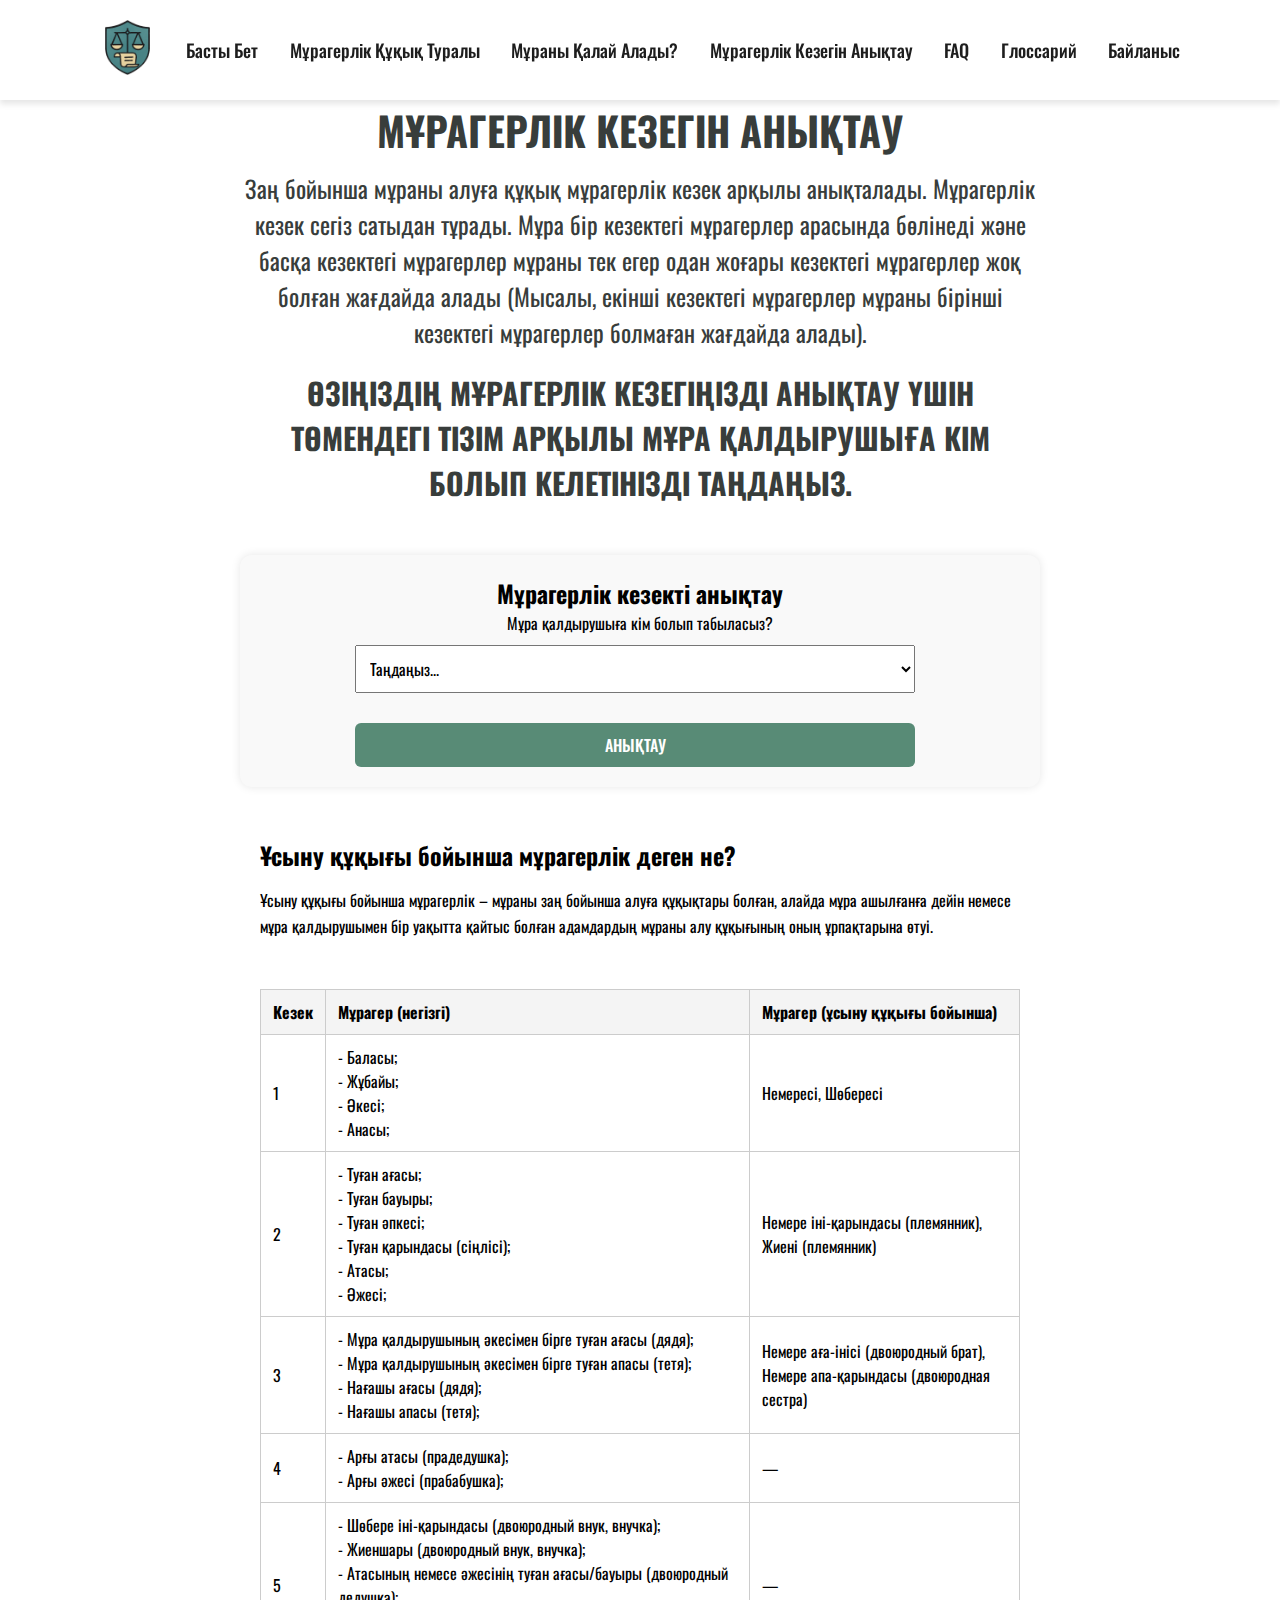
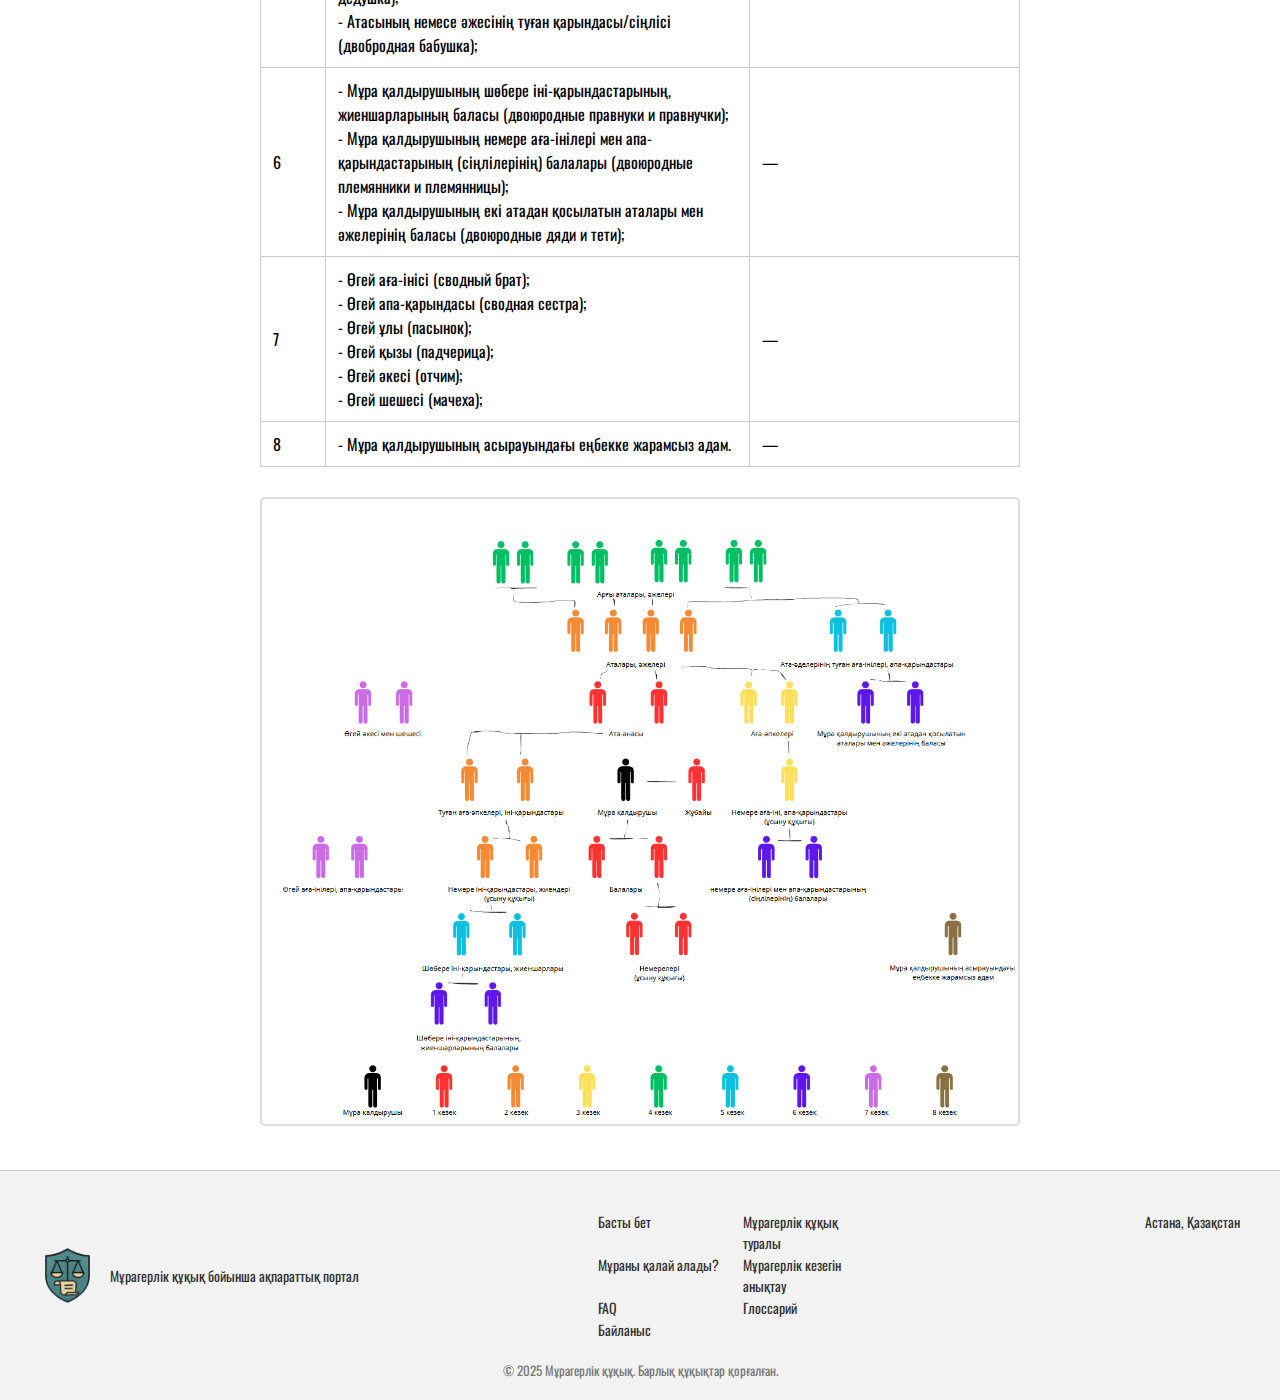
<file: sequence.html>
<!DOCTYPE html>
<html lang="en">
<head>
    <script src="script.js"></script>
    <meta charset="UTF-8">
    <meta name="viewport" content="width=device-width, initial-scale=1.0">
    <meta name="description" content="Қазақстан Республикасындағы мұрагерлік мәселелеріне арналған порталға қош келдіңіз! Біз сізге заңнаманы түсінуге, қателіктер жібермеуге және негізделген шешімдер қабылдауға көмектесеміз.">
    <link rel="stylesheet" href="stylee.css">
    <link rel="icon" href="images/logo.png" type="image/logo">
    <title>Мұрагерлік кезегін анықтау </title>
</head>
<body>
    <header class="header">
        <div class="navbar">
            <div class="logo">
                <a href="index.html"><img src="images/logo.png" alt="logo"></a>
            </div>
        
            <ul style="max-width: 1200px;">
                <li><a href="index.html">Басты&nbsp;бет</a></li>
                <li><a href="about.html">Мұрагерлік&nbsp;құқық&nbsp;туралы</a></li>
                <li><a href="howto.html">Мұраны&nbsp;қалай&nbsp;алады?</a></li>
                <li><a href="sequence.html">Мұрагерлік&nbsp;кезегін&nbsp;анықтау</a></li>
                <li><a href="faq.html">FAQ</a></li>
                <li><a href="glossary.html">Глоссарий</a></li>
                <li><a href="contact.html">Байланыс</a></li>
            </ul>
        
            <div class="hamburger" onclick="toggleSidebar()">&#9776;</div>
        
            <div id="mobile-sidebar" class="sidebar">
                <span class="close-btn" onclick="toggleSidebar()">&times;</span>
                <a href="index.html">Басты бет</a>
                <a href="about.html">Мұрагерлік құқық туралы</a>
                <a href="howto.html">Мұраны қалай алады?</a>
                <a href="sequence.html">Мұрагерлік кезегін анықтау</a>
                <a href="faq.html">FAQ</a>
                <a href="glossary.html">Глоссарий</a>
                <a href="contact.html">Байланыс</a>
            </div>
        </div>

        <div class="text">
                <h1>Мұрагерлік кезегін анықтау</h1>
                <h2 style="font-weight: normal; margin-bottom: 20px;">Заң бойынша мұраны алуға құқық мұрагерлік кезек арқылы анықталады. Мұрагерлік кезек сегіз сатыдан тұрады. Мұра бір кезектегі мұрагерлер арасында бөлінеді және басқа кезектегі мұрагерлер мұраны тек егер одан жоғары кезектегі мұрагерлер жоқ болған жағдайда алады (Мысалы, екінші кезектегі мұрагерлер мұраны бірінші кезектегі мұрагерлер болмаған жағдайда алады). </h2>
                <h1 style="max-width: 800px; font-size: 30px;">Өзіңіздің мұрагерлік кезегіңізді анықтау үшін төмендегі тізім арқылы мұра қалдырушыға кім болып келетінізді таңдаңыз.</h2>
        </div>
        <div class="dropdown-section">
            <h2>Мұрагерлік кезекті анықтау</h2>
            <label for="relationship">Мұра қалдырушыға кім болып табыласыз?</label>
            <select id="relationship">
                <option value="">Таңдаңыз...</option>
        
                <!-- 1-кезек -->
                <option value="balasy">Баласы</option>
                <option value="zhubaiy">Жұбайы</option>
                <option value="akesi">Әкесі</option>
                <option value="anasy">Анасы</option>
        
                <!-- 1-кезек (ұсыну құқығы бойынша) -->
                <option value="nameresi">Немересі</option>
                <option value="shoberesi">Шөбересі</option>
        
                <!-- 2-кезек -->
                <option value="tuğan-agasy">Туған ағасы</option>
                <option value="tuğan-baýyry">Туған бауыры</option>
                <option value="tuğan-apatasi">Туған әпкесі</option>
                <option value="tuğan-qarindasy">Туған қарындасы (сіңлісі)</option>
                <option value="atasy">Атасы</option>
                <option value="azhesi">Әжесі</option>
        
                <!-- 2-кезек (ұсыну құқығы бойынша) -->
                <option value="jiieni">Жиені (племянник)</option>
                <option value="nemere-inisi">Немере іні-қарындасы (племянник)</option>
        
                <!-- 3-кезек -->
                <option value="ake-ded">Мұра қалдырушының әкесiмен бiрге туған ағасы (дядя)</option>
                <option value="ana-tetya">Мұра қалдырушының әкесiмен бiрге туған апасы (тетя)</option>
                <option value="nagashy-aga">Нағашы ағасы (дядя)</option>
                <option value="nagashy-tetya">Нағашы апасы (тетя)</option>
        
                <!-- 3-кезек (ұсыну құқығы бойынша) -->
                <option value="nemere-aga">Немере аға-iнiсі (двоюродный брат)</option>
                <option value="nemere-apasy">Немере апа-қарындасы (двоюродная сестра)</option>
        
                <!-- 4-кезек -->
                <option value="argy-atasy">Арғы атасы (прадедушка)</option>
                <option value="argy-azhesi">Арғы әжесі (прабабушка)</option>
        
                <!-- 5-кезек -->
                <option value="shobere-ini">Шөбере іні-қарындасы (двоюродный внук/внучка)</option>
                <option value="jienshary">Жиеншары (двоюродный внук/внучка)</option>
                <option value="atasy-agasy">Атасының немесе әжесінің туған ағасы/бауыры (двоюродный дедушка)</option>
                <option value="azhesi-karindasy">Атасының немесе әжесінің туған қарындасы/сіңлісі (двоюродная бабушка)</option>
        
                <!-- 6-кезек -->
                <option value="pravnuki">Мұра қалдырушының шөбере iнi-қарындастарының, жиеншарларының баласы (двоюродные правнуки и правнучки)</option>
                <option value="dvojur-plem">Мұра қалдырушының немере аға-iнiлерi мен апа-қарындастарының балалары (двоюродные племянники и племянницы)</option>
                <option value="dvojur-dyadi">Мұра қалдырушының екi атадан қосылатын аталары мен әжелерiнiң баласы (двоюродные дяди и тети)</option>
        
                <!-- 7-кезек -->
                <option value="ogey-ini">Өгей аға-інісі (сводный брат)</option>
                <option value="ogey-apasy">Өгей апа-қарындасы (сводная сестра)</option>
                <option value="ogey-uly">Өгей ұлы (пасынок)</option>
                <option value="ogey-kyzy">Өгей қызы (падчерица)</option>
                <option value="ogey-ake">Өгей әкесі (отчим)</option>
                <option value="ogey-sheshe">Өгей шешесі (мачеха)</option>
        
                <!-- 8-кезек -->
                <option value="asiyraydy">Мұра қалдырушының асырауындағы еңбекке жарамсыз адам</option>
                

                
            </select>
            <p id="result" class="result-text"></p>
            <div class="button-container">
                <button onclick="determineHeir()">Анықтау</button>
            </div>
            
        </div>
        <section class="inheritance-by-representation", id="usynu">
            <h2>Ұсыну құқығы бойынша мұрагерлік деген не?</h2>
            <p>
                Ұсыну құқығы бойынша мұрагерлік – мұраны заң бойынша алуға құқықтары болған, 
                алайда мұра ашылғанға дейін немесе мұра қалдырушымен бір уақытта қайтыс болған 
                адамдардың мұраны алу құқығының оның ұрпақтарына өтуі.
            </p>
        
            <div class="table-wrapper">
                <table>
                    <thead>
                        <tr>
                            <th>Кезек</th>
                            <th>Мұрагер (негізгі)</th>
                            <th>Мұрагер (ұсыну құқығы бойынша)</th>
                        </tr>
                    </thead>
                    <tbody>
                        <tr>
                            <td>1</td>
                            <td>- Баласы; <br> - Жұбайы; <br> - Әкесі; <br> - Анасы; </td>
                            <td>Немересі, Шөбересі</td>
                        </tr>
                        <tr>
                            <td>2</td>
                            <td>-	Туған ағасы; <br>
                                -	Туған бауыры; <br>
                                -	Туған әпкесі; <br>
                                -	Туған қарындасы (сіңлісі); <br>
                                -	Атасы; <br>
                                -	Әжесі; <br>
                                </td>
                            <td>Немере іні-қарындасы (племянник), Жиені (племянник)</td>
                        </tr>
                        <tr>
                            <td>3</td>
                            <td>-	Мұра қалдырушының әкесiмен бiрге туған ағасы (дядя); <br>
                                -	Мұра қалдырушының әкесiмен бiрге туған апасы (тетя); <br>
                                -	Нағашы ағасы (дядя); <br>
                                -	Нағашы апасы (тетя); <br>
                                </td>
                            <td>Немере аға-iнiсі (двоюродный брат), Немере апа-қарындасы (двоюродная сестра)</td>
                        </tr>
                        <tr>
                            <td>4</td>
                            <td>-	Арғы атасы (прадедушка); <br>
                                -	Арғы әжесі (прабабушка); <br>
                                </td>
                            <td>—</td>
                        </tr>
                        <tr>
                            <td>5</td>
                            <td>-	Шөбере іні-қарындасы (двоюродный внук, внучка); <br>
                                -	Жиеншары (двоюродный внук, внучка); <br>
                                -	Атасының немесе әжесінің туған ағасы/бауыры (двоюродный дедушка); <br>
                                -	Атасының немесе әжесінің туған қарындасы/сіңлісі (двобродная бабушка); <br>
                                </td>
                            <td>—</td>
                        </tr>
                        <tr>
                            <td>6</td>
                            <td>-	Мұра қалдырушының шөбере iнi-қарындастарының, жиеншарларының баласы (двоюродные правнуки и правнучки); <br>
                                -	Мұра қалдырушының немере аға-iнiлерi мен апа-қарындастарының (сiңлiлерiнiң) балалары (двоюродные племянники и племянницы);  <br>
                                -	Мұра қалдырушының екi атадан қосылатын аталары мен әжелерiнiң баласы (двоюродные дяди и тети); <br>
                                </td>
                            <td>—</td>
                        </tr>
                        <tr>
                            <td>7</td>
                            <td>-	Өгей аға-інісі (сводный брат); <br>
                                -	Өгей апа-қарындасы (сводная сестра); <br>
                                -	Өгей ұлы (пасынок); <br>
                                -	Өгей қызы (падчерица); <br>
                                -	Өгей әкесі (отчим); <br>
                                -	Өгей шешесі (мачеха); <br>
                                </td>
                            <td>—</td>
                        </tr>
                        <tr>
                            <td>8</td>
                            <td> - Мұра қалдырушының асырауындағы еңбекке жарамсыз адам.</td>
                            <td>—</td>
                        </tr>
                    </tbody>
                </table>
            </div>
            <img src="images/tree.png" alt="Ұсыну құқығы кестесі"
            class="clickable-image" id="thumbnail">
   

       <div id="image-modal" class="modal">
           <span class="close">&times;</span>
           <img class="modal-content" id="full-image">
       </div>
        </section>        
        
    </header>
    <script>
        const modal = document.getElementById("image-modal");
        const thumbnail = document.getElementById("thumbnail");
        const modalImg = document.getElementById("full-image");
        const span = document.getElementsByClassName("close")[0];
    
        thumbnail.onclick = function () {
            modal.style.display = "block";
            modalImg.src = this.src;
        }
    
        span.onclick = function () {
            modal.style.display = "none";
        }
    
        window.onclick = function (event) {
            if (event.target === modal) {
                modal.style.display = "none";
            }
        }
    </script>
        <footer class="footer">
            <div class="footer-content">
                <div class="footer-logo">
                    <img src="images/logo.png" alt="Site Logo">
                    <p>Мұрагерлік құқық бойынша ақпараттық портал</p>
                </div>
                <div class="footer-links">
                    <a href="index.html">Басты бет</a>
                    <a href="about.html">Мұрагерлік құқық туралы</a>
                    <a href="howto.html">Мұраны қалай алады?</a>
                    <a href="sequence.html">Мұрагерлік кезегін анықтау</a>
                    <a href="faq.html">FAQ</a>
                    <a href="glossary.html">Глоссарий</a>
                    <a href="contact.html">Байланыс</a>
                </div>
                <div class="footer-contact">
                    <p><i class="fa-solid fa-location-dot"></i> Астана, Қазақстан</p>
                </div>
            </div>
            <div class="footer-bottom">
                <p>© 2025 Мұрагерлік құқық. Барлық құқықтар қорғалған.</p>
            </div>
        </footer>
        <style>
            .text {
            padding-top: 100px;
            max-width: 800px;
            margin: 0 auto; 
            text-align: center; 
            left: 0;
            right: 0;
            }
            .text h2{
                margin: 0;
            }
            .dropdown-section {
    max-width: 800px;
    margin: 50px auto;
    padding: 20px;
    text-align: center;
}
.table-wrapper {
    display: flex;
    justify-content: center;
    margin-top: 30px;
}

table {
    border-collapse: collapse;
    width: 100%;
    max-width: 900px;
}
button{
    display:inline;
}
div.button-container button:hover{
    background-color: #85aa9b;
}
        </style>
        
</body>
</html>
</file>
<file: style.css>
/* Importing Google font - Poppins */
    @import url('https://fonts.googleapis.com/css2?family=Oswald:wght@300;400;500;600;700&display=swap');

    * {
    margin: 0;
    padding: 0;
    box-sizing: border-box;
    font-family: 'Oswald', sans-serif;
    }
    html{
        background-color: #FFF;
    }
    .header{
        width: 100%;
        height: auto;
        background-size: cover;
        position: block;
    }
    .navbar {
        position: fixed;
        top: 0;
        left: 0;
        width: 100%;
        z-index: 1000;
        background-color: #FFF;
        box-shadow: 0 4px 6px rgba(0, 0, 0, 0.1);
    
        display: flex;              
        justify-content: space-between;
        align-items: center;
        padding: 20px 100px;        
    }
    img{
        padding-left: 100px;
        max-width: 100%;
        height: 55px;


    }
    .navbar ul{
        display: flex;
    }
    .navbar li{
        margin-right: 50px;
        list-style: none;
        display: flex;
    }
    .navbar li a{
        text-decoration: none;
        font-size: 18px;
        font-weight: 500;
        color: #1d1d1d;
        text-transform: capitalize;
        display: flex;
    }
    .navbar li a:hover{
        background-color: #fff;
        color: rgb(126, 126, 126);
    }
    .navbar li a::after{
        content: '';
        display: block;
        width: 0%;
        height: 2px;
        background: black;
        margin: auto;
    }
    .navbar li a:hover::after{
        width: 100%;
    }
    .icon a{
        font-size:20px;
        margin-right: 20px;
        color: black;
    
    }
    .text h2{
        margin-left: 20px;
        width: 800px;
    }
    .text ul{
        margin-left: 40px;
    }
    .text{
        padding-top: 61px;
        position: relative;
        top: 35%;
        margin-bottom: 50px;
        color: #383D3B;
        width: auto;
        
    }
    .text h1{
        color: #383D3B;
        text-transform: uppercase;
        font-size: 32px;
        font-weight: 800;
        margin-bottom: 100px;
        
    }
    .text p{
        font-size: 21px;
        color: #414447;
        margin-bottom: 20px;
        text-align: center;
    }
    button{
        padding: 10px 40px;
        text-transform: uppercase;
        background-color: #588b76;
        color: white;
        font-weight: 500;
        cursor: pointer;
        transition: all 0.5s ease;
        display: block;
        width: 500px;
        height: auto;
    }
    button:hover{
        background-color: #85aa9b;
    }

    .guide {
        width: 80%; 
        max-width: 800px; 
    }
    .faq-item {
        margin-bottom: 25px;
        font-weight: normal;
    }
    
    .faq-item h2 {
        font-size: 20px;
        margin-bottom: 8px;
        color: #000000;
        font-style: italic;
        font-weight: normal;
    }
    
    .faq-item p, .faq-item ul {
        font-size: 16px;
        line-height: 1.6;
        font-weight: normal;
        padding-left: 15px;
    }
    
    .faq-item b {
        text-transform:uppercase;
    }

    .faq-item ul {
        padding-left: 45px;
        margin-bottom: 10px;
    }
    
    .faq-item li {
        margin-bottom: 10px;
    }
    .dropdown-section {
        max-width: 600px;
        margin: 60px auto;
        padding: 20px;
        border-radius: 12px;
        box-shadow: 0 0 10px rgba(0,0,0,0.1);
        background: #f9f9f9;
        font-family: sans-serif;
    }
    
    .dropdown-section select, 
    .dropdown-section button {
        padding: 10px;
        margin-top: 10px;
        margin-right: 10px;
        font-size: 16px;
        width: 560px;
    }
    
    .dropdown-section button {
        cursor: pointer;
        background-color: #588b76;
        color: white;
        border: none;
        border-radius: 6px;
    }
    
    .dropdown-section .result-text {
        margin-top: 20px;
        font-weight: bold;
        max-width: 500px;
    }
    .inheritance-by-representation {
        max-width: 800px;
        margin: 40px auto;
        padding: 0 20px;
        font-family: Arial, sans-serif;
    }
    
    .inheritance-by-representation h2 {
        font-size: 24px;
        margin-bottom: 15px;
    }
    
    .inheritance-by-representation p {
        font-size: 16px;
        line-height: 1.6;
    }
    
    .table-wrapper {
        overflow-x: auto;
    }
    
    table {
        width: 100%;
        border-collapse: collapse;
        margin-top: 20px;
    }
    
    th, td {
        padding: 10px 12px;
        border: 1px solid #ccc;
        text-align: left;
    }
    
    th {
        background-color: #f4f4f4;
    }
    .clickable-image {
        margin-top: 30px;
        padding-left: 20px;
        max-width: 100%;
        height: auto;
        cursor: pointer;
        border: 2px solid #ddd;
        border-radius: 5px;
        transition: transform 0.2s;
    }

    
    
    .modal {
        display: none;
        position: fixed;
        z-index: 1000;
        padding-top: 60px;
        left: 0;
        top: 0;
        width: 100%;
        height: 100%;
        overflow: auto;
        background-color: rgba(0,0,0,0.85);
    }
    
    .modal-content {
        display: block;
        margin: auto;
        width: auto;
        height: auto;
        max-width: 95vw;
        max-height: 90vh;
        object-fit: contain;
    }
    
    
    .close {
        position: absolute;
        top: 30px;
        right: 35px;
        color: #f1f1f1;
        font-size: 40px;
        font-weight: bold;
        cursor: pointer;
    }
    
    .close:hover,
    .close:focus {
        color: #bbb;
        text-decoration: none;
        size: 10%;
    }
            .contact-section {
                max-width: 700px;
                margin: 40px auto;
                padding: 20px;
                background-color: #f2f2f2;
                border-radius: 8px;
                text-align: center;
                font-family: sans-serif;
                margin-top: 200px;
                padding-top: 60px;
            }
        
            .contact-section h2 {
                color: #333;
                margin-bottom: 15px;
            }
        
            .contact-section p {
                font-size: 16px;
                color: #555;
                margin-bottom: 20px;
            }
        
            .telegram-link {
                display: inline-flex;
                align-items: center;
                background-color: #0088cc;
                color: #fff;
                padding: 10px 18px;
                border-radius: 5px;
                text-decoration: none;
                font-weight: bold;
                transition: background-color 0.3s ease;
            }
        
            .telegram-link:hover {
                background-color: #0077b3;
            }
        
            .telegram-icon {
                width: 20%px;
                height: 20%px;
            }
            img.telegram-icon{
                padding-left: 0;
                margin-right: 20px;
            }
            .welcome-image-banner {
                position: relative;
                width: 100%;
                height: 600px;
                overflow: hidden;
            }
            
            .banner-img {
                width: 100%;
                height: 100%;
                object-fit: cover; 
                display: block;
                box-shadow: 0 4px 10px rgba(0, 0, 0, 0.1);
            }
            
            .banner-text {
                position: absolute;
                top: 50%;
                left: 50%;
                transform: translate(-50%, -50%);
                color: white;
                font-size: 2.9rem;
                font-weight: bold;
                text-shadow: 2px 2px 8px rgba(0, 0, 0, 0.7);
                text-align: center;
                z-index: 2;
            }
            .text h1 {
                text-align: center;
                margin-bottom: 60px;
            }
            div.text{
                display:block;
                align-items: center;
            }
            .guide-buttons {
                display: flex;
                flex-direction: column;
                align-items: center;
                gap: 5px;
                margin-top: 20px;
            }
            
            .guide-buttons button {
                width: 300px;
                max-width: 500px;
            }
            .footer {
                background-color: #f2f2f2;
                padding: 40px 20px 20px;
                color: #333;
                font-size: 14px;
                border-top: 1px solid #ccc;
            }
            
            .footer-content {
                display: flex;
                flex-wrap: wrap;
                justify-content: space-between;
                max-width: 1200px;
                margin: auto;
            }
            
            
            .footer-logo p {
                margin-top: 10px;
                max-width: 250px;
            }
            
            .footer-links a:hover {
                color: #007BFF;
            }
            
            .footer-contact i {
                margin-right: 8px;
            }
            
            .footer-bottom {
                text-align: center;
                padding-top: 20px;
                font-size: 13px;
                color: #777;
            }
            .footer-links {
                display: flex;
                flex-wrap: wrap;
                gap: 1px 10px;
                max-width: 300px;
                color: #333;
            }
            .footer-links a {
                width: 45%;
            }
            div.footer-logo{
                display: flex;
                align-items: center;
                gap: 15px;
            }
            .footer-logo img{
                padding: 0;
            }
            a {
                color: inherit; 
                text-decoration: none;
            }
            
            
            a:link {
                color: inherit; 
            }
            
            a:visited {
                color: inherit; 
            }
            div.text p a:hover{
                color: #0088cc;
            }
</file>
<file: stylee.css>
/* Importing Google font - Poppins */
    @import url('https://fonts.googleapis.com/css2?family=Oswald:wght@300;400;500;600;700&display=swap');

    * {
    margin: 0;
    padding: 0;
    box-sizing: border-box;
    font-family: 'Oswald', sans-serif;
    }
    html{
        background-color: #FFF;
    }
    .header{
        width: 100%;
        height: auto;
        background-size: cover;
        position: block;
    }
    .navbar {
        position: fixed;
        top: 0;
        left: 0;
        width: 100%;
        z-index: 1000;
        background-color: #FFF;
        box-shadow: 0 4px 6px rgba(0, 0, 0, 0.1);
    
        display: flex;              
        justify-content: space-between;
        align-items: center;
        padding: 20px 100px;        
    }
    img{
        max-width: 100%;
        height: 55px;


    }
    .navbar ul{
        display: contents;
    }
    .navbar li{
        list-style: none;
        display: flex;
    }
    .navbar li a{
        text-decoration: none;
        font-size: 18px;
        font-weight: 500;
        color: #1d1d1d;
        text-transform: capitalize;
        display: flex;
    }
    .navbar li a:hover{
        background-color: #fff;
        color: rgb(126, 126, 126);
    }
    .navbar li a::after{
        content: '';
        display: block;
        width: 0%;
        height: 2px;
        background: black;
        margin: auto;
    }
    .navbar li a:hover::after{
        width: 100%;
    }
    .icon a{
        font-size:20px;
        margin-right: 20px;
        color: black;
    
    }
    .text h2{
        margin-left: 20px;
    }
    .text ul{
        margin-left: 40px;
    }
    .text{
        padding-top: 100px;
        position: relative;
        top: 35%;
        left: 12%;
        right: 12%;
        margin-bottom: 50px;
        margin-right: 50px;
        color: #383D3B;
        width: auto;
    }
    .text h1{
        color: #383D3B;
        text-transform: uppercase;
        font-size: 40px;
        font-weight: 800;
        margin-bottom: 10px;
    }
    .text p{
        font-size: 17px;
        color: #414447;
        margin-bottom: 20px;
        max-width: 800px;
        margin-left: 40px;
    }
    button{
        padding: 10px 40px;
        text-transform: uppercase;
        background-color: black;
        color: white;
        font-weight: 500;
        cursor: pointer;
        transition: all 0.5s ease;
        display: block;
        width: 500px;
        height: auto;
    }
    button:hover{
        background-color: #fff;
        color: black;
    }

    .guide {
        width: 80%; /* Можно ограничить ширину */
        max-width: 800px; /* Максимальная ширина для блока */
    }
    .faq-item {
        margin-bottom: 25px;
        font-weight: normal;
    }
    
    .faq-item h2 {
        font-size: 20px;
        margin-bottom: 8px;
        color: #000000;
        font-style: italic;
        font-weight: normal;
    }
    
    .faq-item p, .faq-item ul {
        font-size: 16px;
        line-height: 1.6;
        font-weight: normal;
        padding-left: 15px;
    }
    
    .faq-item b {
        text-transform:uppercase;
    }

    .faq-item ul {
        padding-left: 45px;
        margin-bottom: 10px;
    }
    
    .faq-item li {
        margin-bottom: 10px;
    }
    .dropdown-section {
        max-width: 600px;
        margin: 60px auto;
        padding: 20px;
        border-radius: 12px;
        box-shadow: 0 0 10px rgba(0,0,0,0.1);
        background: #f9f9f9;
        font-family: sans-serif;
    }
    
    .dropdown-section select, 
    .dropdown-section button {
        padding: 10px;
        margin-top: 10px;
        margin-right: 10px;
        font-size: 16px;
        width: 560px;
    }
    
    .dropdown-section button {
        cursor: pointer;
        background-color: #588b76;
        color: white;
        border: none;
        border-radius: 6px;
    }
    
    .dropdown-section .result-text {
        margin-top: 20px;
        font-weight: bold;
    }
    .inheritance-by-representation {
        max-width: 800px;
        margin: 40px auto;
        padding: 0 20px;
        font-family: Arial, sans-serif;
    }
    
    .inheritance-by-representation h2 {
        font-size: 24px;
        margin-bottom: 15px;
    }
    
    .inheritance-by-representation p {
        font-size: 16px;
        line-height: 1.6;
    }
    
    .table-wrapper {
        overflow-x: auto;
    }
    
    table {
        width: 100%;
        border-collapse: collapse;
        margin-top: 20px;
    }
    
    th, td {
        padding: 10px 12px;
        border: 1px solid #ccc;
        text-align: left;
    }
    
    th {
        background-color: #f4f4f4;
    }
    .clickable-image {
        margin-top: 30px;
        padding-left: 20px;
        max-width: 100%;
        height: auto;
        cursor: pointer;
        border: 2px solid #ddd;
        border-radius: 5px;
        transition: transform 0.2s;
    }

    
    .modal {
        display: none;
        position: fixed;
        z-index: 1000;
        padding-top: 60px;
        left: 0;
        top: 0;
        width: 100%;
        height: 100%;
        overflow: auto;
        background-color: rgba(0,0,0,0.85);
    }
    
    .modal-content {
        display: block;
        margin: auto;
        width: auto;
        height: auto;
        max-width: 95vw;
        max-height: 90vh;
        object-fit: contain;
    }
    
    
    .close {
        position: absolute;
        top: 30px;
        right: 35px;
        color: #f1f1f1;
        font-size: 40px;
        font-weight: bold;
        cursor: pointer;
    }
    
    .close:hover,
    .close:focus {
        color: #bbb;
        text-decoration: none;
        size: 10%;
    }
       
.faq-section {
    padding: 40px 20px;
    max-width: 900px;
}

.faq-container h2 {
    margin-bottom: 30px;
}

.faq-item {
    background: #f9f9f9;
    border-radius: 8px;
    margin-bottom: 15px;
    padding: 20px;
    box-shadow: 0 2px 6px rgba(0,0,0,0.1);
}

.faq-item h3 {
    margin-top: 0;
    color: #2c3e50;
}

.faq-item p {
    margin: 10px 0 0;
    line-height: 1.6;
}
.footer {
    background-color: #f2f2f2;
    padding: 40px 20px 20px;
    color: #333;
    font-size: 14px;
    border-top: 1px solid #ccc;
}

.footer-content {
    display: flex;
    flex-wrap: wrap;
    justify-content: space-between;
    max-width: 1200px;
    margin: auto;
}


.footer-logo p {
    max-width: 250px;
}

.footer-links a:hover {
    color: #007BFF;
}

.footer-contact i {
    margin-right: 8px;
}

.footer-bottom {
    text-align: center;
    padding-top: 20px;
    font-size: 13px;
    color: #777;
}
.footer-links {
    display: flex;
    flex-wrap: wrap;
    gap: 1px 10px;
    max-width: 300px;
    color: #333;
}
.footer-links a {
    width: 45%;
}
div.footer-logo{
    display: flex;
    align-items: center;
    gap: 15px;
}
.footer-logo img{
    padding: 0;
}
.navbar li a:hover{
    background-color: #fff;
    color: rgb(126, 126, 126);
}
.button-container {
    text-align: center;
    margin-top: 10px;
}

a {
    color: inherit; 
    text-decoration: none;
}


a:link {
    color: inherit; 
}


a:visited {
    color: inherit; 
}
@media (max-width: 920px) {
    .navbar {
        flex-direction: row;
        flex-wrap: wrap;
        justify-content: space-around;
        align-items: center;
        padding: 10px 10px;
        display: flex;
        justify-content: space-between;
        align-items: center;
    }

    .navbar ul {
        display: flex;
        flex-wrap: wrap;
        justify-content: center;
        gap: 10px;
    }

    .navbar li {
        padding: 0;
    }

    .navbar li a {
        font-size: 14px;
        padding: 6px 8px;
    }

    .banner-text {
        font-size: 1.2rem;
        padding: 0 10px;
        text-align: center;
    }

    .welcome-image-banner {
        height: 300px;
        margin-top: 80px;
    }

    .text h1 {
        font-size: 18px;
        padding: 0 10px;
    }

    .text p {
        font-size: 14px;
        padding: 0 10px;
    }

    button, .guide-buttons button, .dropdown-section button {
        width: 100%;
        max-width: 100%;
        font-size: 14px;
    }

    .footer-content {
        flex-direction: column;
        align-items: center;
        text-align: center;
    }

    .footer-links, .footer-contact {
        width: 100%;
        margin-top: 20px;
    }

    .dropdown-section select, 
    .dropdown-section button {
        width: 100%;
    }

    .contact-section {
        margin-top: 100px;
    }
}
.hamburger {
    display: none;
    font-size: 28px;
    cursor: pointer;
    z-index: 2000;
    padding: 10px;
}

.sidebar {
    height: 100%;
    width: 0;
    position: fixed;
    top: 0;
    right: 0;
    background-color: #fff;
    overflow-x: hidden;
    transition: 0.3s;
    padding-top: 60px;
    z-index: 2001;
    box-shadow: -3px 0 10px rgba(0,0,0,0.2);
}

.sidebar a {
    display: block;
    padding: 14px 24px;
    text-decoration: none;
    color: #333;
    font-size: 18px;
}

.sidebar a:hover {
    background-color: #f1f1f1;
}

.sidebar .close-btn {
    position: absolute;
    top: 5px;
    right: 20px;
    font-size: 50px;
    cursor: pointer;
}

.sidebar.active {
    width: 250px;
}

@media (max-width: 920px) {
    .navbar ul {
        display: none;
    }

    .hamburger {
        display: block;
        margin-left: auto;
    }
}
</file>
